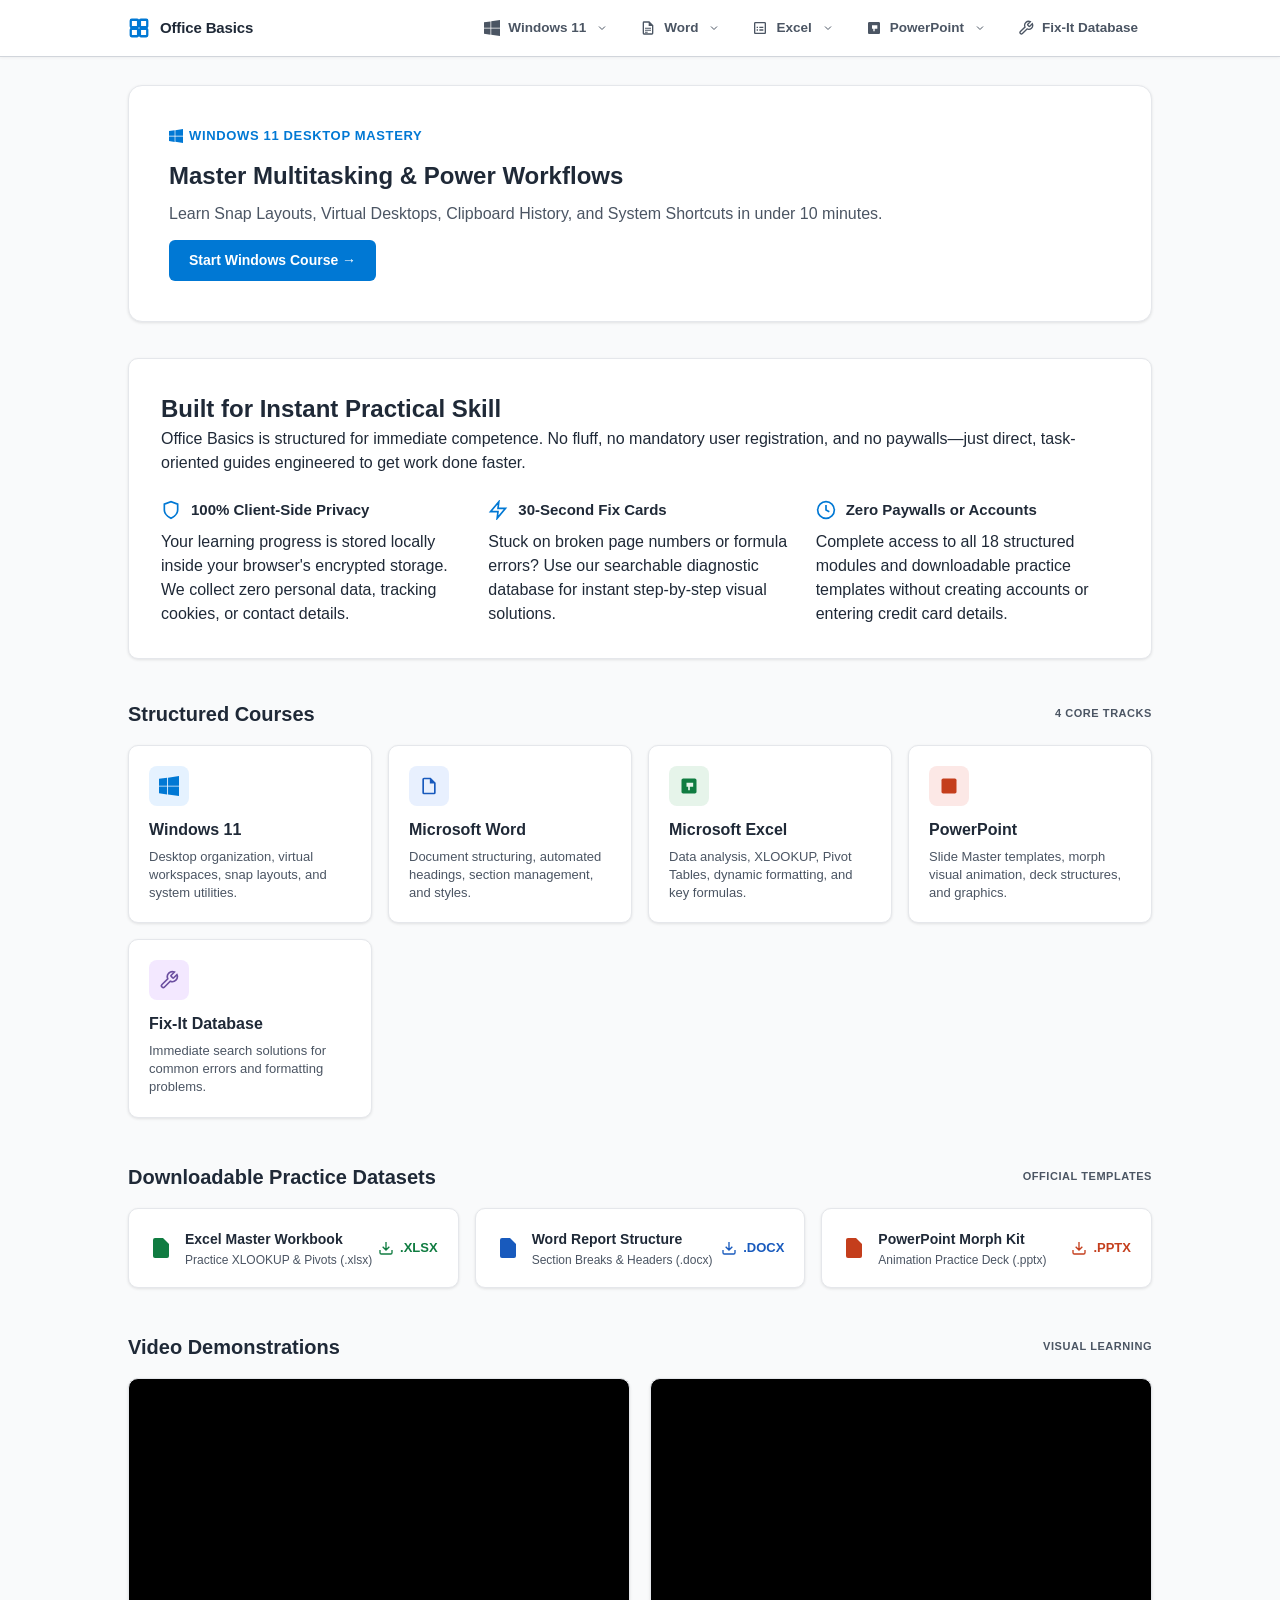
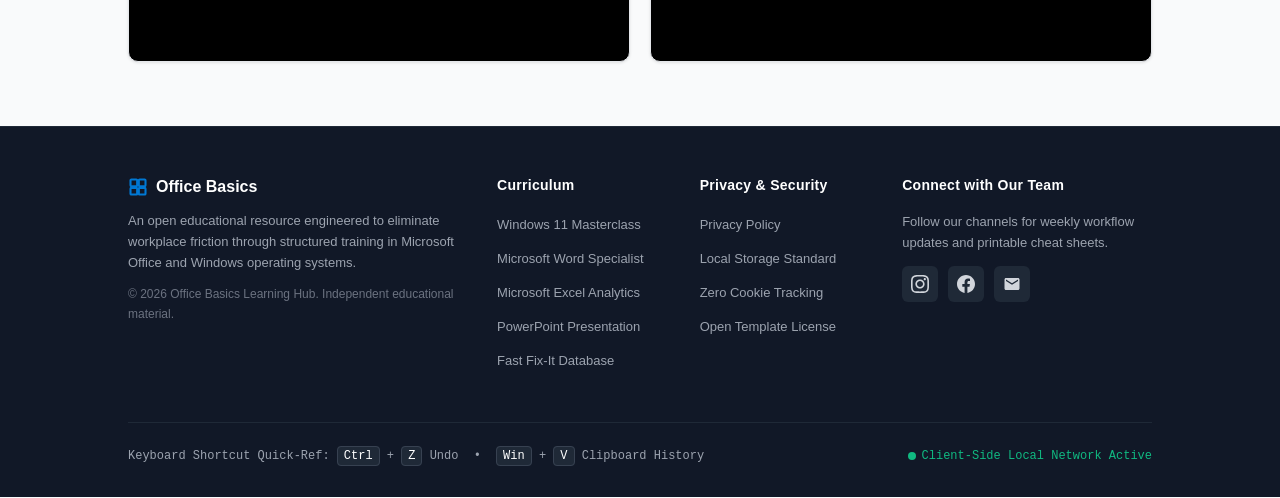
<file: index.html>
<!DOCTYPE html>
<html lang="en">
<head>
  <meta charset="UTF-8">
  <meta name="viewport" content="width=device-width, initial-scale=1.0">
  <title>Office Basics — Professional Masterclass in Windows, Word, Excel & PowerPoint</title>
  <style>
    :root {
      --ink: #1F2937;
      --ink-soft: #4B5563;
      --bg-soft: #EBF0F5;
      --line: #E5E7EB;
      --line-strong: #D1D5DB;
      --radius-m: 10px;
      --radius-l: 14px;
      --shadow-card: 0 1px 3px rgba(0, 0, 0, 0.1);
      --font-body: -apple-system, BlinkMacSystemFont, "Segoe UI", Roboto, Helvetica, Arial, sans-serif;
      --font-display: -apple-system, BlinkMacSystemFont, "Segoe UI", Roboto, Helvetica, Arial, sans-serif;
      --font-mono: SFMono-Regular, Consolas, "Liberation Mono", Menlo, monospace;
    }

    * { box-sizing: border-box; margin: 0; padding: 0; }
    body { font-family: var(--font-body); color: var(--ink); background-color: #F9FAFB; line-height: 1.5; }

    /* Container Shell */
    .shell {
      max-width: 1080px;
      margin: 0 auto;
      padding: 0 28px;
    }

    /* Top Ribbon Navigation */
    .top-ribbon {
      background: #FFFFFF;
      border-bottom: 1px solid var(--line-strong);
      position: sticky;
      top: 0;
      z-index: 1000;
      box-shadow: 0 1px 3px rgba(0,0,0,0.05);
    }
    .ribbon-container {
      max-width: 1080px;
      margin: 0 auto;
      padding: 0 28px;
      display: flex;
      align-items: center;
      justify-content: space-between;
      height: 56px;
    }
    .ribbon-brand {
      display: flex;
      align-items: center;
      gap: 10px;
      text-decoration: none;
      color: var(--ink);
      font-weight: 700;
      font-size: 15px;
      letter-spacing: -0.01em;
    }
    .ribbon-nav {
      display: flex;
      align-items: center;
      gap: 4px;
    }
    .ribbon-dropdown {
      position: relative;
    }
    .ribbon-item {
      display: inline-flex;
      align-items: center;
      gap: 8px;
      padding: 8px 14px;
      border-radius: 6px;
      font-size: 13.5px;
      font-weight: 600;
      text-decoration: none;
      color: var(--ink-soft);
      transition: all 0.15s ease;
    }
    .ribbon-item svg { width: 16px; height: 16px; flex-shrink: 0; }
    .ribbon-item:hover { background: var(--bg-soft); color: var(--ink); }
    .ribbon-item.win:hover { color: #0078D4; background: #E5F2FF; }
    .ribbon-item.word:hover { color: #185ABD; background: #E8F0FE; }
    .ribbon-item.excel:hover { color: #107C41; background: #E6F4EA; }
    .ribbon-item.ppt:hover { color: #C43E1C; background: #FCE8E6; }

    /* Dropdown Menus */
    .dropdown-menu {
      display: none;
      position: absolute;
      top: 100%;
      left: 0;
      background: #FFFFFF;
      border: 1px solid var(--line);
      border-radius: 8px;
      box-shadow: 0 10px 15px -3px rgba(0,0,0,0.1);
      list-style: none;
      min-width: 200px;
      padding: 6px 0;
      z-index: 100;
    }
    .ribbon-dropdown:hover .dropdown-menu { display: block; }
    .dropdown-menu a {
      display: block;
      padding: 8px 16px;
      font-size: 13px;
      color: var(--ink-soft);
      text-decoration: none;
      font-weight: 500;
    }
    .dropdown-menu a:hover {
      background: var(--bg-soft);
      color: var(--ink);
    }

    /* Mobile Hamburger Button */
    .mobile-menu-toggle {
      display: none;
      background: none;
      border: none;
      cursor: pointer;
      flex-direction: column;
      gap: 4px;
    }
    .mobile-menu-toggle .bar {
      width: 20px;
      height: 2px;
      background-color: var(--ink);
    }

    /* Hero Auto-Switching Banner */
    .hero-slider-container {
      position: relative;
      background: #FFFFFF;
      border: 1px solid var(--line);
      border-radius: var(--radius-l);
      padding: 40px;
      margin: 28px 0 36px;
      box-shadow: var(--shadow-card);
      overflow: hidden;
      min-height: 220px;
    }
    .hero-slide {
      display: none;
      animation: fadeIn 0.4s ease-in-out;
    }
    .hero-slide.active { display: block; }
    @keyframes fadeIn {
      from { opacity: 0; transform: translateY(6px); }
      to { opacity: 1; transform: translateY(0); }
    }
    .eyebrow {
      display: inline-flex;
      align-items: center;
      gap: 6px;
      font-size: 13px;
      font-weight: 700;
      text-transform: uppercase;
      letter-spacing: 0.05em;
    }
    .lede {
      font-size: 16px;
      color: var(--ink-soft);
      margin-top: 8px;
    }
    .btn-action {
      display: inline-flex;
      align-items: center;
      gap: 8px;
      padding: 10px 20px;
      color: #FFFFFF;
      border-radius: 6px;
      text-decoration: none;
      font-weight: 600;
      font-size: 14px;
      margin-top: 14px;
      transition: opacity 0.15s ease;
    }
    .btn-action:hover { opacity: 0.9; }

    /* Trust & Purpose Section */
    .purpose-box {
      background: #FFFFFF;
      border: 1px solid var(--line);
      border-radius: var(--radius-m);
      padding: 32px;
      margin-bottom: 40px;
      box-shadow: var(--shadow-card);
    }
    .purpose-grid {
      display: grid;
      grid-template-columns: repeat(auto-fit, minmax(260px, 1fr));
      gap: 24px;
      margin-top: 24px;
    }
    .purpose-item {
      display: flex;
      flex-direction: column;
      gap: 8px;
    }
    .purpose-item .icon-header {
      display: flex;
      align-items: center;
      gap: 10px;
      font-size: 15px;
      font-weight: 600;
      color: var(--ink);
    }
    .purpose-item svg { width: 20px; height: 20px; color: #0078D4; }

    /* Main Course Tracks Section Headings & Tiles */
    .section-head {
      display: flex;
      align-items: center;
      justify-content: space-between;
      margin-bottom: 16px;
    }
    .section-head h2 { font-size: 20px; font-weight: 700; }
    .section-head .count {
      font-size: 11px;
      font-weight: 700;
      color: var(--ink-soft);
      letter-spacing: 0.05em;
    }
    .tile-grid {
      display: grid;
      grid-template-columns: repeat(auto-fit, minmax(220px, 1fr));
      gap: 16px;
      margin-bottom: 44px;
    }
    .tile {
      background: #FFFFFF;
      border: 1px solid var(--line);
      border-radius: var(--radius-m);
      padding: 20px;
      text-decoration: none;
      color: var(--ink);
      transition: all 0.2s ease;
      box-shadow: var(--shadow-card);
    }
    .tile:hover {
      border-color: var(--tile-color, #0078D4);
      transform: translateY(-2px);
    }
    .tile-icon {
      width: 40px;
      height: 40px;
      border-radius: 8px;
      background: var(--tile-soft, #E5F2FF);
      color: var(--tile-color, #0078D4);
      display: flex;
      align-items: center;
      justify-content: center;
      margin-bottom: 12px;
    }
    .tile-icon svg { width: 20px; height: 20px; }
    .tile h3 { font-size: 16px; margin-bottom: 6px; }
    .tile-desc { font-size: 13px; color: var(--ink-soft); line-height: 1.4; }

    /* Download Cards & Media Wrappers */
    .resource-grid {
      display: grid;
      grid-template-columns: repeat(auto-fit, minmax(280px, 1fr));
      gap: 16px;
      margin-bottom: 44px;
    }
    .resource-card {
      background: #FFFFFF;
      border: 1px solid var(--line);
      border-radius: var(--radius-m);
      padding: 18px 20px;
      display: flex;
      align-items: center;
      justify-content: space-between;
      box-shadow: var(--shadow-card);
    }
    .resource-info { display: flex; align-items: center; gap: 12px; }
    .resource-info svg { width: 24px; height: 24px; flex-shrink: 0; }
    .download-link {
      display: inline-flex;
      align-items: center;
      gap: 6px;
      font-size: 13px;
      font-weight: 600;
      text-decoration: none;
    }

    .video-grid {
      display: grid;
      grid-template-columns: repeat(auto-fit, minmax(320px, 1fr));
      gap: 20px;
      margin-bottom: 48px;
    }
    .video-wrapper {
      position: relative;
      padding-bottom: 56.25%;
      height: 0;
      overflow: hidden;
      border-radius: var(--radius-m);
      border: 1px solid var(--line);
      background: #000000;
      box-shadow: var(--shadow-card);
    }
    .video-wrapper iframe {
      position: absolute;
      top: 0; left: 0;
      width: 100%; height: 100%;
      border: 0;
    }

    /* Footer Styles */
    .site-footer {
      background: #111827;
      color: #9CA3AF;
      border-top: 1px solid #1F2937;
      padding: 48px 0 32px;
      margin-top: 64px;
    }
    .footer-grid {
      display: grid;
      grid-template-columns: 2fr 1fr 1fr 1.5fr;
      gap: 36px;
      margin-bottom: 40px;
    }
    .footer-col h4 {
      color: #FFFFFF;
      font-size: 14px;
      font-weight: 600;
      margin-bottom: 16px;
      letter-spacing: 0.02em;
    }
    .footer-col p { font-size: 13px; line-height: 1.6; color: #9CA3AF; margin-bottom: 12px; }
    .footer-links { list-style: none; padding: 0; margin: 0; }
    .footer-links li { margin-bottom: 10px; }
    .footer-links a { color: #9CA3AF; text-decoration: none; font-size: 13px; transition: color 0.15s ease; }
    .footer-links a:hover { color: #FFFFFF; }

    .social-buttons { display: flex; gap: 10px; margin-top: 12px; }
    .social-btn {
      width: 36px; height: 36px;
      border-radius: 6px;
      background: #1F2937;
      color: #D1D5DB;
      display: flex; align-items: center; justify-content: center;
      text-decoration: none;
      transition: all 0.15s ease;
    }
    .social-btn svg { width: 18px; height: 18px; fill: currentColor; }
    .social-btn:hover { background: #0078D4; color: #FFFFFF; }

    .footer-bottom {
      border-top: 1px solid #1F2937;
      padding-top: 24px;
      display: flex;
      align-items: center;
      justify-content: space-between;
      flex-wrap: wrap;
      gap: 16px;
      font-size: 12px;
      font-family: var(--font-mono);
    }
    kbd {
      padding: 2px 6px;
      border-radius: 4px;
      border: 1px solid #374151;
      background: #1F2937;
      color: #FFFFFF;
    }
    .status-badge { display: inline-flex; align-items: center; gap: 6px; color: #10B981; }
    .status-dot { width: 8px; height: 8px; border-radius: 50%; background: #10B981; }

    /* Media Queries */
    @media (max-width: 840px) {
      .footer-grid { grid-template-columns: 1fr 1fr; }
    }
    @media (max-width: 768px) {
      .mobile-menu-toggle { display: flex; }
      .ribbon-nav {
        display: none;
        position: absolute;
        top: 56px;
        left: 0;
        right: 0;
        background: #FFFFFF;
        flex-direction: column;
        padding: 16px;
        border-bottom: 1px solid var(--line-strong);
      }
      .ribbon-nav.is-open { display: flex; }
      .dropdown-menu { position: static; box-shadow: none; border: none; padding-left: 16px; }
    }
    @media (max-width: 520px) {
      .footer-grid { grid-template-columns: 1fr; }
    }
  </style>
</head>
<body>

  <!-- TOP RIBBON BAR -->
  <header class="top-ribbon">
    <div class="ribbon-container">
      <a href="index.html" class="ribbon-brand">
        <svg viewBox="0 0 24 24" fill="none" stroke="#0078D4" stroke-width="2.5" stroke-linecap="round" stroke-linejoin="round" style="width:22px;height:22px;">
          <rect x="3" y="3" width="8" height="8" rx="1"/>
          <rect x="13" y="3" width="8" height="8" rx="1"/>
          <rect x="3" y="13" width="8" height="8" rx="1"/>
          <rect x="13" y="13" width="8" height="8" rx="1"/>
        </svg>
        <span>Office Basics</span>
      </a>

      <!-- Mobile Hamburger Button -->
      <button class="mobile-menu-toggle" aria-label="Toggle navigation menu" onclick="toggleMobileMenu()">
        <span class="bar"></span>
        <span class="bar"></span>
        <span class="bar"></span>
      </button>

      <nav class="ribbon-nav" id="ribbonNav">
        <!-- WINDOWS 11 DROPDOWN -->
        <div class="ribbon-dropdown win-group">
          <a href="windows11.html" class="ribbon-item win">
            <svg viewBox="0 0 24 24" fill="currentColor"><path d="M0 3.449L9.75 2.1v9.451H0m0 1.098h9.75V22.1L0 20.751M10.849 1.95L24 0v11.551H10.849m0 1.098H24V24l-13.151-1.95"/></svg>
            Windows 11
            <svg viewBox="0 0 24 24" fill="none" stroke="currentColor" stroke-width="2" style="width:12px;height:12px;margin-left:2px;"><path d="M6 9l6 6 6-6"/></svg>
          </a>
          <ul class="dropdown-menu">
            <li><a href="windows11.html#lesson-1">Desktop & Snap Layouts</a></li>
            <li><a href="windows11.html#lesson-2">Virtual Workspaces</a></li>
            <li><a href="windows11.html#lesson-3">Clipboard History</a></li>
            <li><a href="windows11.html#lesson-4">Power Shortcuts</a></li>
          </ul>
        </div>

        <!-- WORD DROPDOWN -->
        <div class="ribbon-dropdown word-group">
          <a href="word.html" class="ribbon-item word">
            <svg viewBox="0 0 24 24" fill="currentColor"><path d="M14 2H6a2 2 0 00-2 2v16a2 2 0 002 2h12a2 2 0 002-2V8l-6-6zM6 20V4h7v5h5v11H6zm10.5-7h-9v-1.5h9V13zm0 3h-9v-1.5h9V16zm-5 3h-4v-1.5h4V19z"/></svg>
            Word
            <svg viewBox="0 0 24 24" fill="none" stroke="currentColor" stroke-width="2" style="width:12px;height:12px;margin-left:2px;"><path d="M6 9l6 6 6-6"/></svg>
          </a>
          <ul class="dropdown-menu">
            <li><a href="word.html#lesson-1">Page Breaks & Sections</a></li>
            <li><a href="word.html#lesson-2">Header & Footer Numbering</a></li>
            <li><a href="word.html#lesson-3">Headings & Auto ToC</a></li>
            <li><a href="word.html#lesson-4">Styles & Document Themes</a></li>
          </ul>
        </div>

        <!-- EXCEL DROPDOWN -->
        <div class="ribbon-dropdown excel-group">
          <a href="excel.html" class="ribbon-item excel">
            <svg viewBox="0 0 24 24" fill="currentColor"><path d="M19 3H5c-1.1 0-2 .9-2 2v14c0 1.1.9 2 2 2h14c1.1 0 2-.9 2-2V5c0-1.1-.9-2-2-2zm0 16H5V5h14v14zM7 10h2v2H7zm0 4h2v2H7zm4-4h6v2h-6zm0 4h6v2h-6z"/></svg>
            Excel
            <svg viewBox="0 0 24 24" fill="none" stroke="currentColor" stroke-width="2" style="width:12px;height:12px;margin-left:2px;"><path d="M6 9l6 6 6-6"/></svg>
          </a>
          <ul class="dropdown-menu">
            <li><a href="excel.html#lesson-1">Formulas & References</a></li>
            <li><a href="excel.html#lesson-2">XLOOKUP Masterclass</a></li>
            <li><a href="excel.html#lesson-3">Pivot Tables & Charts</a></li>
            <li><a href="excel.html#lesson-4">Conditional Formatting</a></li>
          </ul>
        </div>

        <!-- POWERPOINT DROPDOWN -->
        <div class="ribbon-dropdown ppt-group">
          <a href="powerpoint.html" class="ribbon-item ppt">
            <svg viewBox="0 0 24 24" fill="currentColor"><path d="M19 3H5c-1.1 0-2 .9-2 2v14c0 1.1.9 2 2 2h14c1.1 0 2-.9 2-2V5c0-1.1-.9-2-2-2zm-2 10h-4v4h-2v-4H9V8h8v5z"/></svg>
            PowerPoint
            <svg viewBox="0 0 24 24" fill="none" stroke="currentColor" stroke-width="2" style="width:12px;height:12px;margin-left:2px;"><path d="M6 9l6 6 6-6"/></svg>
          </a>
          <ul class="dropdown-menu">
            <li><a href="powerpoint.html#lesson-1">Slide Master Layouts</a></li>
            <li><a href="powerpoint.html#lesson-2">Morph Transitions</a></li>
            <li><a href="powerpoint.html#lesson-3">Object Alignment Tools</a></li>
            <li><a href="powerpoint.html#lesson-4">Exporting Presentation Decks</a></li>
          </ul>
        </div>

        <!-- FIX-IT DATABASE -->
        <a href="howto.html" class="ribbon-item">
          <svg viewBox="0 0 24 24" fill="none" stroke="currentColor" stroke-width="2"><path d="M14.7 6.3a1 1 0 000 1.4l1.6 1.6a1 1 0 001.4 0l3.77-3.77a6 6 0 01-7.94 7.94l-6.91 6.91a2.12 2.12 0 01-3-3l6.91-6.91a6 6 0 017.94-7.94l-3.76 3.76z"/></svg>
          Fix-It Database
        </a>
      </nav>
    </div>
  </header>

  <main class="shell">

    <!-- HERO SECTION WITH DYNAMIC SLIDER -->
    <section class="hero-slider-container">
      <div class="hero-slide active" id="slide-1">
        <span class="eyebrow" style="color: #0078D4;">
          <svg viewBox="0 0 24 24" fill="currentColor" style="width:14px;height:14px;"><path d="M0 3.449L9.75 2.1v9.451H0m0 1.098h9.75V22.1L0 20.751M10.849 1.95L24 0v11.551H10.849m0 1.098H24V24l-13.151-1.95"/></svg>
          Windows 11 Desktop Mastery
        </span>
        <h1 style="margin-top: 8px;">Master Multitasking & Power Workflows</h1>
        <p class="lede">Learn Snap Layouts, Virtual Desktops, Clipboard History, and System Shortcuts in under 10 minutes.</p>
        <a href="windows11.html" class="btn-action" style="background: #0078D4;">Start Windows Course →</a>
      </div>

      <div class="hero-slide" id="slide-2">
        <span class="eyebrow" style="color: #185ABD;">
          <svg viewBox="0 0 24 24" fill="currentColor" style="width:14px;height:14px;"><path d="M14 2H6a2 2 0 00-2 2v16a2 2 0 002 2h12a2 2 0 002-2V8l-6-6z"/></svg>
          Microsoft Word Specialist
        </span>
        <h1 style="margin-top: 8px;">Create Executive Reports & Documents</h1>
        <p class="lede">Take full control of section breaks, custom page numbering, header hierarchies, and dynamic Table of Contents.</p>
        <a href="word.html" class="btn-action" style="background: #185ABD;">Start Word Course →</a>
      </div>

      <div class="hero-slide" id="slide-3">
        <span class="eyebrow" style="color: #107C41;">
          <svg viewBox="0 0 24 24" fill="currentColor" style="width:14px;height:14px;"><path d="M19 3H5c-1.1 0-2 .9-2 2v14c0 1.1.9 2 2 2h14c1.1 0 2-.9 2-2V5c0-1.1-.9-2-2-2z"/></svg>
          Microsoft Excel Analytics
        </span>
        <h1 style="margin-top: 8px;">Conquer Data, Formulas & Pivot Tables</h1>
        <p class="lede">Master XLOOKUP, absolute cell references, conditional formatting, and executive dashboards with practical data.</p>
        <a href="excel.html" class="btn-action" style="background: #107C41;">Start Excel Course →</a>
      </div>

      <div class="hero-slide" id="slide-4">
        <span class="eyebrow" style="color: #C43E1C;">
          <svg viewBox="0 0 24 24" fill="currentColor" style="width:14px;height:14px;"><path d="M19 3H5c-1.1 0-2 .9-2 2v14c0 1.1.9 2 2 2h14c1.1 0 2-.9 2-2V5c0-1.1-.9-2-2-2z"/></svg>
          Microsoft PowerPoint Design
        </span>
        <h1 style="margin-top: 8px;">Design High-Impact Visual Decks</h1>
        <p class="lede">Build cinematic presentations using Morph transitions, alignment grids, visual masks, and custom Slide Masters.</p>
        <a href="powerpoint.html" class="btn-action" style="background: #C43E1C;">Start PowerPoint Course →</a>
      </div>
    </section>

    <!-- PURPOSE & PLATFORM GUARANTEE -->
    <section class="purpose-box">
      <h2>Built for Instant Practical Skill</h2>
      <p>Office Basics is structured for immediate competence. No fluff, no mandatory user registration, and no paywalls—just direct, task-oriented guides engineered to get work done faster.</p>

      <div class="purpose-grid">
        <div class="purpose-item">
          <div class="icon-header">
            <svg viewBox="0 0 24 24" fill="none" stroke="currentColor" stroke-width="2"><path d="M12 22s8-4 8-10V5l-8-3-8 3v7c0 6 8 10 8 10z"/></svg>
            100% Client-Side Privacy
          </div>
          <p>Your learning progress is stored locally inside your browser's encrypted storage. We collect zero personal data, tracking cookies, or contact details.</p>
        </div>

        <div class="purpose-item">
          <div class="icon-header">
            <svg viewBox="0 0 24 24" fill="none" stroke="currentColor" stroke-width="2"><path d="M13 2L3 14h9l-1 8 10-12h-9l1-8z"/></svg>
            30-Second Fix Cards
          </div>
          <p>Stuck on broken page numbers or formula errors? Use our searchable diagnostic database for instant step-by-step visual solutions.</p>
        </div>

        <div class="purpose-item">
          <div class="icon-header">
            <svg viewBox="0 0 24 24" fill="none" stroke="currentColor" stroke-width="2"><circle cx="12" cy="12" r="10"/><path d="M12 6v6l4 2"/></svg>
            Zero Paywalls or Accounts
          </div>
          <p>Complete access to all 18 structured modules and downloadable practice templates without creating accounts or entering credit card details.</p>
        </div>
      </div>
    </section>

    <!-- MAIN COURSE TRACKS -->
    <section class="section-head">
      <h2>Structured Courses</h2>
      <span class="count">4 CORE TRACKS</span>
    </section>

    <div class="tile-grid">
      <a href="windows11.html" class="tile" style="--tile-color: #0078D4; --tile-soft: #E5F2FF;">
        <div class="tile-icon">
          <svg viewBox="0 0 24 24" fill="currentColor"><path d="M0 3.449L9.75 2.1v9.451H0m0 1.098h9.75V22.1L0 20.751M10.849 1.95L24 0v11.551H10.849m0 1.098H24V24l-13.151-1.95"/></svg>
        </div>
        <h3>Windows 11</h3>
        <p class="tile-desc">Desktop organization, virtual workspaces, snap layouts, and system utilities.</p>
      </a>

      <a href="word.html" class="tile" style="--tile-color: #185ABD; --tile-soft: #E8F0FE;">
        <div class="tile-icon">
          <svg viewBox="0 0 24 24" fill="currentColor"><path d="M14 2H6a2 2 0 00-2 2v16a2 2 0 002 2h12a2 2 0 002-2V8l-6-6zM6 20V4h7v5h5v11H6z"/></svg>
        </div>
        <h3>Microsoft Word</h3>
        <p class="tile-desc">Document structuring, automated headings, section management, and styles.</p>
      </a>

      <a href="excel.html" class="tile" style="--tile-color: #107C41; --tile-soft: #E6F4EA;">
        <div class="tile-icon">
          <svg viewBox="0 0 24 24" fill="currentColor"><path d="M19 3H5c-1.1 0-2 .9-2 2v14c0 1.1.9 2 2 2h14c1.1 0 2-.9 2-2V5c0-1.1-.9-2-2-2zm-2 10h-4v4h-2v-4H9V8h8v5z"/></svg>
        </div>
        <h3>Microsoft Excel</h3>
        <p class="tile-desc">Data analysis, XLOOKUP, Pivot Tables, dynamic formatting, and key formulas.</p>
      </a>

      <a href="powerpoint.html" class="tile" style="--tile-color: #C43E1C; --tile-soft: #FCE8E6;">
        <div class="tile-icon">
          <svg viewBox="0 0 24 24" fill="currentColor"><path d="M19 3H5c-1.1 0-2 .9-2 2v14c0 1.1.9 2 2 2h14c1.1 0 2-.9 2-2V5c0-1.1-.9-2-2-2z"/></svg>
        </div>
        <h3>PowerPoint</h3>
        <p class="tile-desc">Slide Master templates, morph visual animation, deck structures, and graphics.</p>
      </a>

      <a href="howto.html" class="tile" style="--tile-color: #6B4FA0; --tile-soft: #F3E8FF;">
        <div class="tile-icon">
          <svg viewBox="0 0 24 24" fill="none" stroke="currentColor" stroke-width="2"><path d="M14.7 6.3a1 1 0 000 1.4l1.6 1.6a1 1 0 001.4 0l3.77-3.77a6 6 0 01-7.94 7.94l-6.91 6.91a2.12 2.12 0 01-3-3l6.91-6.91a6 6 0 017.94-7.94l-3.76 3.76z"/></svg>
        </div>
        <h3>Fix-It Database</h3>
        <p class="tile-desc">Immediate search solutions for common errors and formatting problems.</p>
      </a>
    </div>

    <!-- DOWNLOADABLE RESOURCES -->
    <section class="section-head">
      <h2>Downloadable Practice Datasets</h2>
      <span class="count">OFFICIAL TEMPLATES</span>
    </section>

    <div class="resource-grid">
      <div class="resource-card">
        <div class="resource-info">
          <svg viewBox="0 0 24 24" fill="#107C41"><path d="M14 2H6a2 2 0 00-2 2v16a2 2 0 002 2h12a2 2 0 002-2V8l-6-6z"/></svg>
          <div>
            <strong style="font-size: 14px; color: var(--ink);">Excel Master Workbook</strong>
            <p style="font-size: 12px; margin: 0; color: var(--ink-soft);">Practice XLOOKUP & Pivots (.xlsx)</p>
          </div>
        </div>
        <a href="#" class="download-link" style="color: #107C41;">
          <svg viewBox="0 0 24 24" fill="none" stroke="currentColor" stroke-width="2" style="width:16px;height:16px;"><path d="M21 15v4a2 2 0 01-2 2H5a2 2 0 01-2-2v-4M7 10l5 5 5-5M12 15V3"/></svg>
          .XLSX
        </a>
      </div>

      <div class="resource-card">
        <div class="resource-info">
          <svg viewBox="0 0 24 24" fill="#185ABD"><path d="M14 2H6a2 2 0 00-2 2v16a2 2 0 002 2h12a2 2 0 002-2V8l-6-6z"/></svg>
          <div>
            <strong style="font-size: 14px; color: var(--ink);">Word Report Structure</strong>
            <p style="font-size: 12px; margin: 0; color: var(--ink-soft);">Section Breaks & Headers (.docx)</p>
          </div>
        </div>
        <a href="#" class="download-link" style="color: #185ABD;">
          <svg viewBox="0 0 24 24" fill="none" stroke="currentColor" stroke-width="2" style="width:16px;height:16px;"><path d="M21 15v4a2 2 0 01-2 2H5a2 2 0 01-2-2v-4M7 10l5 5 5-5M12 15V3"/></svg>
          .DOCX
        </a>
      </div>

      <div class="resource-card">
        <div class="resource-info">
          <svg viewBox="0 0 24 24" fill="#C43E1C"><path d="M14 2H6a2 2 0 00-2 2v16a2 2 0 002 2h12a2 2 0 002-2V8l-6-6z"/></svg>
          <div>
            <strong style="font-size: 14px; color: var(--ink);">PowerPoint Morph Kit</strong>
            <p style="font-size: 12px; margin: 0; color: var(--ink-soft);">Animation Practice Deck (.pptx)</p>
          </div>
        </div>
        <a href="#" class="download-link" style="color: #C43E1C;">
          <svg viewBox="0 0 24 24" fill="none" stroke="currentColor" stroke-width="2" style="width:16px;height:16px;"><path d="M21 15v4a2 2 0 01-2 2H5a2 2 0 01-2-2v-4M7 10l5 5 5-5M12 15V3"/></svg>
          .PPTX
        </a>
      </div>
    </div>

    <!-- VIDEO GUIDES -->
    <section class="section-head">
      <h2>Video Demonstrations</h2>
      <span class="count">VISUAL LEARNING</span>
    </section>

    <div class="video-grid">
      <div class="video-wrapper">
        <iframe width="560" height="315" src="https://www.youtube.com/embed/KRwF94nQg5Q?si=JjiAWsWjqrCFy6VG" title="YouTube video player" frameborder="0" allow="accelerometer; autoplay; clipboard-write; encrypted-media; gyroscope; picture-in-picture; web-share" referrerpolicy="strict-origin-when-cross-origin" allowfullscreen></iframe>
      </div>
      <div class="video-wrapper">
        <iframe width="560" height="315" src="https://www.youtube.com/embed/oTX-rINkrJc?si=-lkZxixxhVCCn58T" title="YouTube video player" frameborder="0" allow="accelerometer; autoplay; clipboard-write; encrypted-media; gyroscope; picture-in-picture; web-share" referrerpolicy="strict-origin-when-cross-origin" allowfullscreen></iframe>
      </div>
    </div>

  </main>

  <!-- ENTERPRISE FOOTER -->
  <footer class="site-footer">
    <div class="shell">
      <div class="footer-grid">
        
        <!-- Column 1: Brand & Purpose -->
        <div class="footer-col">
          <div style="display: flex; align-items: center; gap: 8px; color: #FFFFFF; font-weight: 700; margin-bottom: 12px;">
            <svg viewBox="0 0 24 24" fill="none" stroke="#0078D4" stroke-width="2.5" stroke-linecap="round" stroke-linejoin="round" style="width:20px;height:20px;">
              <rect x="3" y="3" width="8" height="8" rx="1"/>
              <rect x="13" y="3" width="8" height="8" rx="1"/>
              <rect x="3" y="13" width="8" height="8" rx="1"/>
              <rect x="13" y="13" width="8" height="8" rx="1"/>
            </svg>
            <span style="font-size: 16px;">Office Basics</span>
          </div>
          <p>An open educational resource engineered to eliminate workplace friction through structured training in Microsoft Office and Windows operating systems.</p>
          <p style="font-size: 12px; color: #6B7280;">© 2026 Office Basics Learning Hub. Independent educational material.</p>
        </div>

        <!-- Column 2: Curriculum Links -->
        <div class="footer-col">
          <h4>Curriculum</h4>
          <ul class="footer-links">
            <li><a href="windows11.html">Windows 11 Masterclass</a></li>
            <li><a href="word.html">Microsoft Word Specialist</a></li>
            <li><a href="excel.html">Microsoft Excel Analytics</a></li>
            <li><a href="powerpoint.html">PowerPoint Presentation</a></li>
            <li><a href="howto.html">Fast Fix-It Database</a></li>
          </ul>
        </div>

        <!-- Column 3: Platform & Privacy -->
        <div class="footer-col">
          <h4>Privacy & Security</h4>
          <ul class="footer-links">
            <li><a href="#">Privacy Policy</a></li>
            <li><a href="#">Local Storage Standard</a></li>
            <li><a href="#">Zero Cookie Tracking</a></li>
            <li><a href="#">Open Template License</a></li>
          </ul>
        </div>

        <!-- Column 4: Team & Socials -->
        <div class="footer-col">
          <h4>Connect with Our Team</h4>
          <p>Follow our channels for weekly workflow updates and printable cheat sheets.</p>
          <div class="social-buttons">
            <a href="https://www.instagram.com/james.daudi.9231?igsh=MXFvMWF1cTZtOGh0cA==" target="_blank" class="social-btn" title="Instagram">
              <svg viewBox="0 0 24 24"><path d="M12 2.163c3.204 0 3.584.012 4.85.07 3.252.148 4.771 1.691 4.919 4.919.058 1.265.069 1.645.069 4.849 0 3.205-.012 3.584-.069 4.849-.149 3.225-1.664 4.771-4.919 4.919-1.266.058-1.644.07-4.85.07-3.204 0-3.584-.012-4.849-.07-3.26-.149-4.771-1.699-4.919-4.92-.058-1.265-.07-1.644-.07-4.849 0-3.204.013-3.583.07-4.849.149-3.227 1.664-4.771 4.919-4.919 1.266-.057 1.645-.069 4.849-.069zm0-2.163c-3.259 0-3.667.014-4.947.072-4.358.2-6.78 2.618-6.98 6.98-.059 1.281-.073 1.689-.073 4.948 0 3.259.014 3.668.072 4.948.2 4.358 2.618 6.78 6.98 6.98 1.281.058 1.689.072 4.948.072 3.259 0 3.668-.014 4.948-.072 4.354-.2 6.782-2.618 6.979-6.98.059-1.28.073-1.689.073-4.948 0-3.259-.014-3.667-.072-4.947-.196-4.354-2.617-6.78-6.979-6.98-1.281-.059-1.69-.073-4.949-.073zm0 5.838c-3.403 0-6.162 2.759-6.162 6.162s2.759 6.163 6.162 6.163 6.162-2.759 6.162-6.163c0-3.403-2.759-6.162-6.162-6.162zm0 10.162c-2.209 0-4-1.79-4-4 0-2.209 1.791-4 4-4s4 1.791 4 4c0 2.21-1.791 4-4 4zm6.406-11.845c-.796 0-1.441.645-1.441 1.44s.645 1.44 1.441 1.44c.795 0 1.439-.645 1.439-1.44s-.644-1.44-1.439-1.44z"/></svg>
            </a>
            <a href="https://www.facebook.com/share/1EiwYu3VBD/" target="_blank" class="social-btn" title="Facebook">
              <svg viewBox="0 0 24 24"><path d="M24 12.073c0-6.627-5.373-12-12-12s-12 5.373-12 12c0 5.99 4.388 10.954 10.125 11.854v-8.385H7.078v-3.47h3.047V9.43c0-3.007 1.792-4.669 4.533-4.669 1.312 0 2.686.235 2.686.235v2.953H15.83c-1.491 0-1.956.925-1.956 1.874v2.25h3.328l-.532 3.47h-2.796v8.385C19.612 23.027 24 18.062 24 12.073z"/></svg>
            </a>
            <a href="mailto:jamesdaudi2004@gmail.com" class="social-btn" title="Direct Email">
              <svg viewBox="0 0 24 24"><path d="M20 4H4c-1.1 0-1.99.9-1.99 2L2 18c0 1.1.9 2 2 2h16c1.1 0 2-.9 2-2V6c0-1.1-.9-2-2-2zm0 4l-8 5-8-5V6l8 5 8-5v2z"/></svg>
            </a>
          </div>
        </div>

      </div>

      <!-- FOOTER BOTTOM ROW -->
      <div class="footer-bottom">
        <div>
          <span>Keyboard Shortcut Quick-Ref: </span>
          <kbd>Ctrl</kbd> + <kbd>Z</kbd> Undo
          <span style="margin: 0 8px;">•</span>
          <kbd>Win</kbd> + <kbd>V</kbd> Clipboard History
        </div>

        <div class="status-badge">
          <div class="status-dot"></div>
          <span>Client-Side Local Network Active</span>
        </div>
      </div>
    </div>
  </footer>

  <!-- JAVASCRIPT -->
  <script>
    // Hero Banner Slider
    let currentSlide = 0;
    const slides = document.querySelectorAll('.hero-slide');

    function switchSlide() {
      slides[currentSlide].classList.remove('active');
      currentSlide = (currentSlide + 1) % slides.length;
      slides[currentSlide].classList.add('active');
    }

    setInterval(switchSlide, 4500);

    // Mobile Navigation Toggle
    function toggleMobileMenu() {
      const nav = document.getElementById('ribbonNav');
      nav.classList.toggle('is-open');
    }
  </script>
</body>
</html>
</file>
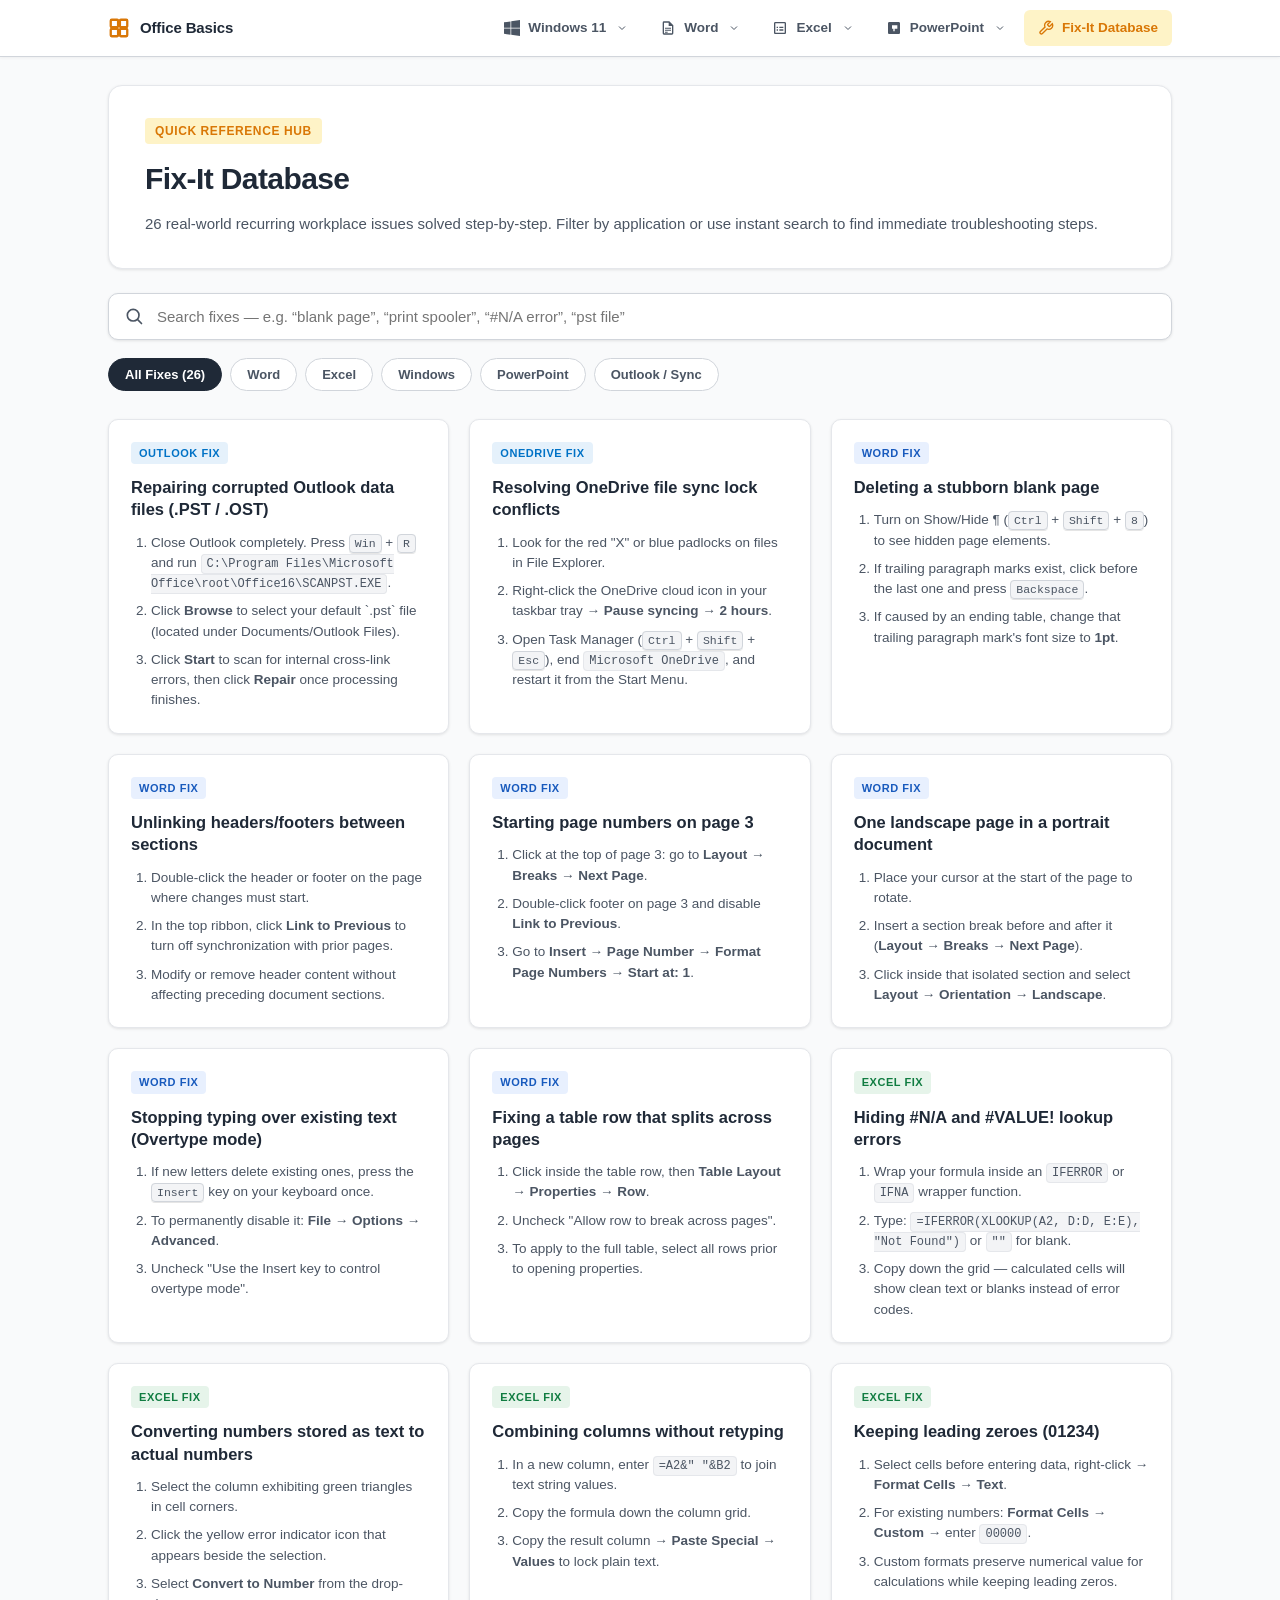
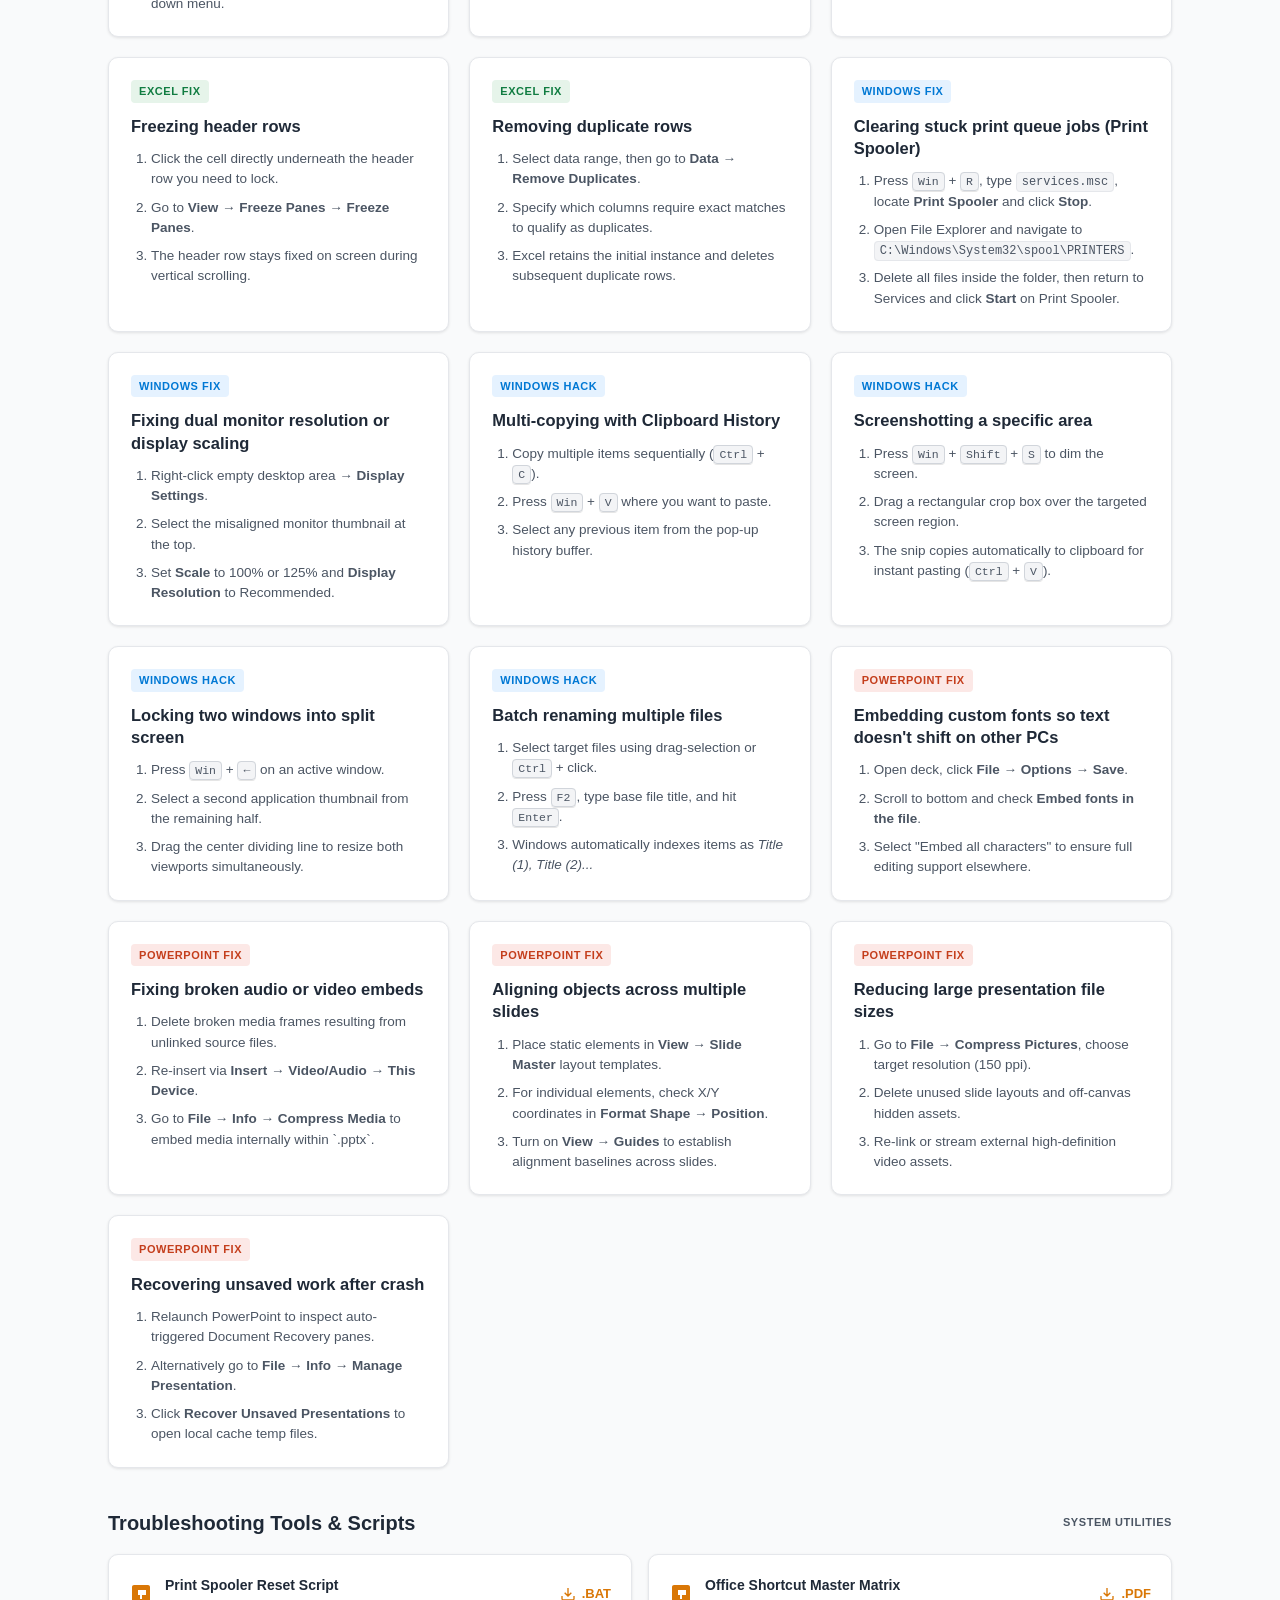
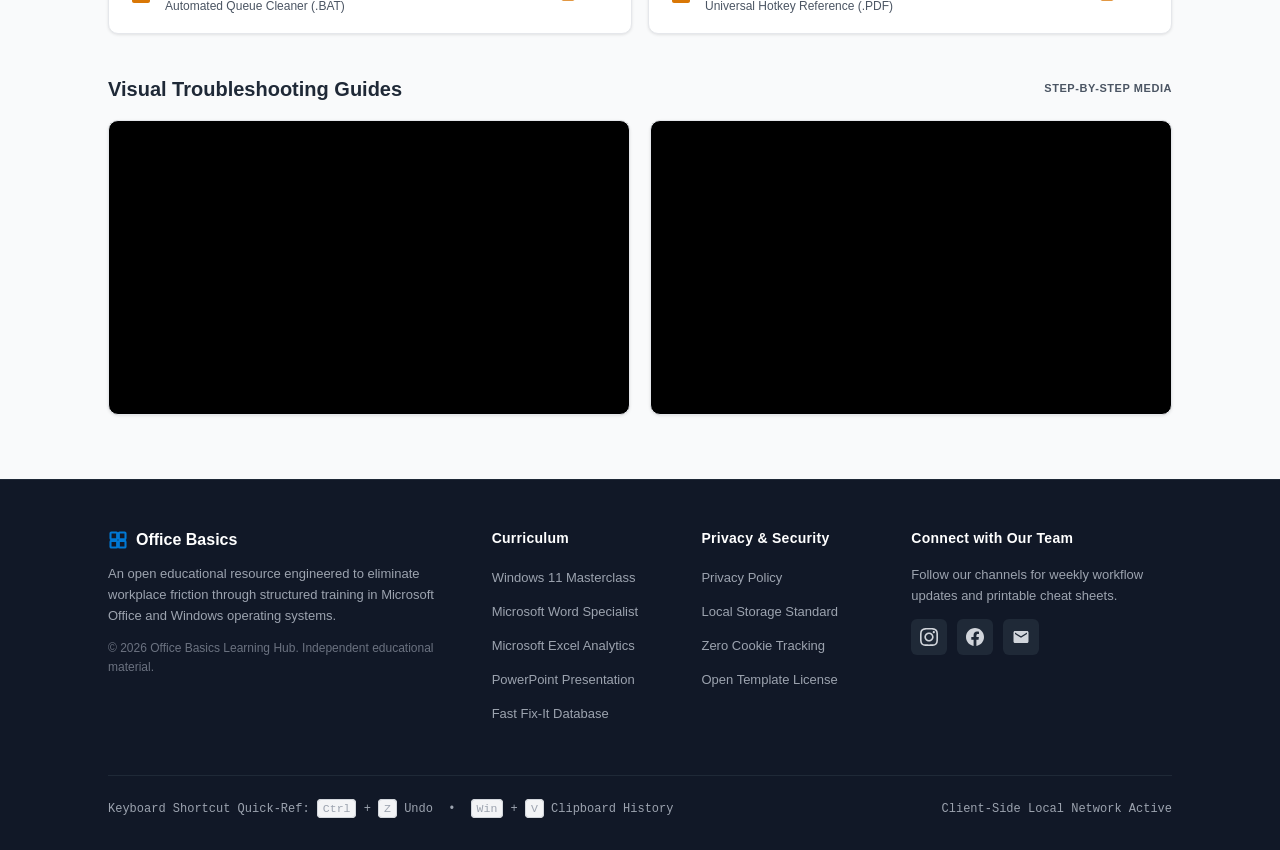
<file: howto.html>
<!DOCTYPE html>
<html lang="en">
<head>
  <meta charset="UTF-8">
  <meta name="viewport" content="width=device-width, initial-scale=1.0">
  <title>Fix-It Database — Office Basics</title>
  <style>
    :root {
      --ink: #1F2937;
      --ink-soft: #4B5563;
      --bg-soft: #EBF0F5;
      --line: #E5E7EB;
      --line-strong: #D1D5DB;
      --radius-m: 10px;
      --radius-l: 14px;
      --shadow-card: 0 1px 3px rgba(0, 0, 0, 0.1);
      --font-body: -apple-system, BlinkMacSystemFont, "Segoe UI", Roboto, Helvetica, Arial, sans-serif;
      --font-mono: SFMono-Regular, Consolas, "Liberation Mono", Menlo, monospace;
      
      /* App Specific Colors */
      --word: #185ABD;
      --word-soft: #E8F0FE;
      --excel: #107C41;
      --excel-soft: #E6F4EA;
      --windows: #0078D4;
      --windows-soft: #E5F2FF;
      --powerpoint: #C43E1C;
      --powerpoint-soft: #FCE8E6;
      --howto: #D97706;
      --howto-soft: #FEF3C7;
    }

    * { box-sizing: border-box; margin: 0; padding: 0; }
    body { font-family: var(--font-body); color: var(--ink); background-color: #F9FAFB; line-height: 1.5; }

    /* Shell Container */
    .shell {
      max-width: 1120px;
      margin: 0 auto;
      padding: 0 28px;
    }

    /* Top Ribbon Navigation Header */
    .top-ribbon {
      background: #FFFFFF;
      border-bottom: 1px solid var(--line-strong);
      position: sticky;
      top: 0;
      z-index: 1000;
      box-shadow: 0 1px 3px rgba(0,0,0,0.05);
    }
    .ribbon-container {
      max-width: 1120px;
      margin: 0 auto;
      padding: 0 28px;
      display: flex;
      align-items: center;
      justify-content: space-between;
      height: 56px;
    }
    .ribbon-brand {
      display: flex;
      align-items: center;
      gap: 10px;
      text-decoration: none;
      color: var(--ink);
      font-weight: 700;
      font-size: 15px;
      letter-spacing: -0.01em;
    }
    .ribbon-nav {
      display: flex;
      align-items: center;
      gap: 4px;
    }
    .ribbon-dropdown {
      position: relative;
    }
    .ribbon-item {
      display: inline-flex;
      align-items: center;
      gap: 8px;
      padding: 8px 14px;
      border-radius: 6px;
      font-size: 13.5px;
      font-weight: 600;
      text-decoration: none;
      color: var(--ink-soft);
      transition: all 0.15s ease;
    }
    .ribbon-item svg { width: 16px; height: 16px; flex-shrink: 0; }
    .ribbon-item:hover, .ribbon-item.active { background: var(--bg-soft); color: var(--ink); }
    .ribbon-item.win:hover { color: var(--windows); background: var(--windows-soft); }
    .ribbon-item.word:hover { color: var(--word); background: var(--word-soft); }
    .ribbon-item.excel:hover { color: var(--excel); background: var(--excel-soft); }
    .ribbon-item.ppt:hover { color: var(--powerpoint); background: var(--powerpoint-soft); }
    .ribbon-item.howto:hover, .ribbon-item.howto.active { color: var(--howto); background: var(--howto-soft); }

    .dropdown-menu {
      display: none;
      position: absolute;
      top: 100%;
      left: 0;
      background: #FFFFFF;
      border: 1px solid var(--line);
      border-radius: 8px;
      box-shadow: 0 10px 15px -3px rgba(0,0,0,0.1);
      list-style: none;
      min-width: 220px;
      padding: 6px 0;
      z-index: 100;
    }
    .ribbon-dropdown:hover .dropdown-menu { display: block; }
    .dropdown-menu a {
      display: block;
      padding: 8px 16px;
      font-size: 13px;
      color: var(--ink-soft);
      text-decoration: none;
      font-weight: 500;
    }
    .dropdown-menu a:hover {
      background: var(--bg-soft);
      color: var(--ink);
    }

    /* Mobile Toggle */
    .mobile-menu-toggle {
      display: none;
      background: none;
      border: none;
      cursor: pointer;
      flex-direction: column;
      gap: 4px;
    }
    .mobile-menu-toggle .bar { width: 20px; height: 2px; background-color: var(--ink); }

    /* Hero Section */
    .course-hero {
      background: #FFFFFF;
      border: 1px solid var(--line);
      border-radius: var(--radius-l);
      padding: 32px 36px;
      margin: 28px 0 24px;
      box-shadow: var(--shadow-card);
      display: flex;
      flex-direction: column;
      gap: 12px;
    }
    .course-tag {
      display: inline-flex;
      align-items: center;
      gap: 6px;
      font-size: 12px;
      font-weight: 700;
      text-transform: uppercase;
      letter-spacing: 0.05em;
      color: var(--howto);
      background: var(--howto-soft);
      padding: 4px 10px;
      border-radius: 4px;
      width: fit-content;
    }
    .course-hero h1 { font-size: 30px; font-weight: 800; letter-spacing: -0.02em; }
    .lede { font-size: 15px; color: var(--ink-soft); line-height: 1.5; }

    /* Search & Filter Controls */
    .search-launcher {
      position: relative;
      margin-bottom: 18px;
    }
    .search-launcher svg {
      position: absolute;
      left: 16px;
      top: 50%;
      transform: translateY(-50%);
      width: 20px;
      height: 20px;
      color: var(--ink-soft);
    }
    .howto-search {
      width: 100%;
      padding: 14px 16px 14px 48px;
      font-size: 15px;
      border: 1px solid var(--line-strong);
      border-radius: var(--radius-m);
      background: #FFFFFF;
      box-shadow: var(--shadow-card);
      outline: none;
      transition: border-color 0.15s ease;
    }
    .howto-search:focus {
      border-color: var(--howto);
      box-shadow: 0 0 0 3px rgba(217, 119, 6, 0.15);
    }

    .filter-row {
      display: flex;
      gap: 8px;
      flex-wrap: wrap;
      margin-bottom: 28px;
    }
    .filter-chip {
      background: #FFFFFF;
      border: 1px solid var(--line-strong);
      padding: 8px 16px;
      border-radius: 20px;
      font-size: 13px;
      font-weight: 600;
      color: var(--ink-soft);
      cursor: pointer;
      transition: all 0.15s ease;
    }
    .filter-chip:hover { background: var(--bg-soft); color: var(--ink); }
    .filter-chip.active {
      background: var(--ink);
      color: #FFFFFF;
      border-color: var(--ink);
    }
    .filter-chip[data-filter="word"].active { background: var(--word); border-color: var(--word); }
    .filter-chip[data-filter="excel"].active { background: var(--excel); border-color: var(--excel); }
    .filter-chip[data-filter="windows"].active { background: var(--windows); border-color: var(--windows); }
    .filter-chip[data-filter="powerpoint"].active { background: var(--powerpoint); border-color: var(--powerpoint); }
    .filter-chip[data-filter="outlook"].active { background: #0072C6; border-color: #0072C6; }

    /* Fix Grid Cards */
    .fix-grid {
      display: grid;
      grid-template-columns: repeat(auto-fill, minmax(320px, 1fr));
      gap: 20px;
      margin-bottom: 40px;
    }
    .fix-card {
      background: #FFFFFF;
      border: 1px solid var(--line);
      border-radius: var(--radius-m);
      padding: 22px;
      box-shadow: var(--shadow-card);
      display: flex;
      flex-direction: column;
      gap: 12px;
      transition: transform 0.15s ease, box-shadow 0.15s ease;
    }
    .fix-card:hover {
      transform: translateY(-2px);
      box-shadow: 0 6px 12px rgba(0,0,0,0.06);
    }
    .fix-app {
      font-size: 11px;
      font-weight: 700;
      text-transform: uppercase;
      letter-spacing: 0.05em;
      padding: 3px 8px;
      border-radius: 4px;
      width: fit-content;
      color: var(--c, var(--ink));
      background: var(--cs, var(--bg-soft));
    }
    .fix-card h3 { font-size: 16.5px; font-weight: 700; line-height: 1.35; color: var(--ink); }
    .fix-card ol {
      padding-left: 20px;
      font-size: 13.5px;
      color: var(--ink-soft);
      display: flex;
      flex-direction: column;
      gap: 8px;
    }
    .fix-card code {
      font-family: var(--font-mono);
      background: #F3F4F6;
      padding: 2px 5px;
      border-radius: 4px;
      font-size: 12px;
      border: 1px solid var(--line);
    }
    kbd {
      padding: 2px 5px;
      border-radius: 4px;
      border: 1px solid var(--line-strong);
      background: #F3F4F6;
      font-family: var(--font-mono);
      font-size: 11.5px;
      box-shadow: 0 1px 0 rgba(0,0,0,0.1);
    }

    .no-results {
      display: none;
      text-align: center;
      padding: 48px;
      color: var(--ink-soft);
      font-size: 15px;
      background: #FFFFFF;
      border: 1px dashed var(--line-strong);
      border-radius: var(--radius-m);
      margin-bottom: 40px;
    }

    /* Resources & Media Grid */
    .section-head {
      display: flex;
      align-items: center;
      justify-content: space-between;
      margin-bottom: 16px;
    }
    .section-head h2 { font-size: 20px; font-weight: 700; }
    .section-head .count { font-size: 11px; font-weight: 700; color: var(--ink-soft); letter-spacing: 0.05em; }

    .resource-grid {
      display: grid;
      grid-template-columns: repeat(auto-fit, minmax(280px, 1fr));
      gap: 16px;
      margin-bottom: 40px;
    }
    .resource-card {
      background: #FFFFFF;
      border: 1px solid var(--line);
      border-radius: var(--radius-m);
      padding: 18px 20px;
      display: flex;
      align-items: center;
      justify-content: space-between;
      box-shadow: var(--shadow-card);
    }
    .resource-info { display: flex; align-items: center; gap: 12px; }
    .download-link {
      display: inline-flex;
      align-items: center;
      gap: 6px;
      font-size: 13px;
      font-weight: 600;
      text-decoration: none;
      color: var(--howto);
    }

    .video-grid {
      display: grid;
      grid-template-columns: repeat(auto-fit, minmax(320px, 1fr));
      gap: 20px;
      margin-bottom: 48px;
    }
    .video-wrapper {
      position: relative;
      padding-bottom: 56.25%;
      height: 0;
      overflow: hidden;
      border-radius: var(--radius-m);
      border: 1px solid var(--line);
      background: #000000;
      box-shadow: var(--shadow-card);
    }
    .video-wrapper iframe {
      position: absolute;
      top: 0; left: 0;
      width: 100%; height: 100%;
      border: 0;
    }

    /* Enterprise Global Footer */
    .site-footer {
      background: #111827;
      color: #9CA3AF;
      border-top: 1px solid #1F2937;
      padding: 48px 0 32px;
      margin-top: 64px;
    }
    .footer-grid {
      display: grid;
      grid-template-columns: 2fr 1fr 1fr 1.5fr;
      gap: 36px;
      margin-bottom: 40px;
    }
    .footer-col h4 {
      color: #FFFFFF;
      font-size: 14px;
      font-weight: 600;
      margin-bottom: 16px;
      letter-spacing: 0.02em;
    }
    .footer-col p { font-size: 13px; line-height: 1.6; color: #9CA3AF; margin-bottom: 12px; }
    .footer-links { list-style: none; padding: 0; margin: 0; }
    .footer-links li { margin-bottom: 10px; }
    .footer-links a { color: #9CA3AF; text-decoration: none; font-size: 13px; transition: color 0.15s ease; }
    .footer-links a:hover { color: #FFFFFF; }

    .social-buttons { display: flex; gap: 10px; margin-top: 12px; }
    .social-btn {
      width: 36px; height: 36px;
      border-radius: 6px;
      background: #1F2937;
      color: #D1D5DB;
      display: flex; align-items: center; justify-content: center;
      text-decoration: none;
      transition: all 0.15s ease;
    }
    .social-btn svg { width: 18px; height: 18px; fill: currentColor; }
    .social-btn:hover { background: var(--howto); color: #FFFFFF; }

    .footer-bottom {
      border-top: 1px solid #1F2937;
      padding-top: 24px;
      display: flex;
      align-items: center;
      justify-content: space-between;
      flex-wrap: wrap;
      gap: 16px;
      font-size: 12px;
      font-family: var(--font-mono);
    }

    @media (max-width: 840px) {
      .footer-grid { grid-template-columns: 1fr 1fr; }
    }
    @media (max-width: 768px) {
      .mobile-menu-toggle { display: flex; }
      .ribbon-nav {
        display: none;
        position: absolute;
        top: 56px;
        left: 0; right: 0;
        background: #FFFFFF;
        flex-direction: column;
        padding: 16px;
        border-bottom: 1px solid var(--line-strong);
      }
      .ribbon-nav.is-open { display: flex; }
      .dropdown-menu { position: static; box-shadow: none; border: none; padding-left: 16px; }
    }
    @media (max-width: 520px) {
      .footer-grid { grid-template-columns: 1fr; }
    }
  </style>
</head>
<body data-page="howto">

  <!-- TOP RIBBON NAVIGATION HEADER -->
  <header class="top-ribbon">
    <div class="ribbon-container">
      <a href="index.html" class="ribbon-brand">
        <svg viewBox="0 0 24 24" fill="none" stroke="#D97706" stroke-width="2.5" stroke-linecap="round" stroke-linejoin="round" style="width:22px;height:22px;">
          <rect x="3" y="3" width="8" height="8" rx="1"/>
          <rect x="13" y="3" width="8" height="8" rx="1"/>
          <rect x="3" y="13" width="8" height="8" rx="1"/>
          <rect x="13" y="13" width="8" height="8" rx="1"/>
        </svg>
        <span>Office Basics</span>
      </a>

      <button class="mobile-menu-toggle" aria-label="Toggle navigation menu" onclick="toggleMobileMenu()">
        <span class="bar"></span>
        <span class="bar"></span>
        <span class="bar"></span>
      </button>

      <nav class="ribbon-nav" id="ribbonNav">
        <div class="ribbon-dropdown">
          <a href="windows11.html" class="ribbon-item win">
            <svg viewBox="0 0 24 24" fill="currentColor"><path d="M0 3.449L9.75 2.1v9.451H0m0 1.098h9.75V22.1L0 20.751M10.849 1.95L24 0v11.551H10.849m0 1.098H24V24l-13.151-1.95"/></svg>
            Windows 11
            <svg viewBox="0 0 24 24" fill="none" stroke="currentColor" stroke-width="2" style="width:12px;height:12px;margin-left:2px;"><path d="M6 9l6 6 6-6"/></svg>
          </a>
          <ul class="dropdown-menu">
            <li><a href="windows11.html#lesson-1">Desktop & Snap Layouts</a></li>
            <li><a href="windows11.html#lesson-2">Virtual Workspaces</a></li>
            <li><a href="windows11.html#lesson-3">Clipboard History</a></li>
            <li><a href="windows11.html#lesson-4">Power Shortcuts</a></li>
          </ul>
        </div>

        <div class="ribbon-dropdown">
          <a href="word.html" class="ribbon-item word">
            <svg viewBox="0 0 24 24" fill="currentColor"><path d="M14 2H6a2 2 0 00-2 2v16a2 2 0 002 2h12a2 2 0 002-2V8l-6-6zM6 20V4h7v5h5v11H6zm10.5-7h-9v-1.5h9V13zm0 3h-9v-1.5h9V16zm-5 3h-4v-1.5h4V19z"/></svg>
            Word
            <svg viewBox="0 0 24 24" fill="none" stroke="currentColor" stroke-width="2" style="width:12px;height:12px;margin-left:2px;"><path d="M6 9l6 6 6-6"/></svg>
          </a>
          <ul class="dropdown-menu">
            <li><a href="word.html#lesson-1">Setup & Page Layout</a></li>
            <li><a href="word.html#lesson-2">Paragraph Typography</a></li>
            <li><a href="word.html#lesson-3">Styles & Auto ToC</a></li>
            <li><a href="word.html#lesson-4">Section Breaks & Numbers</a></li>
            <li><a href="word.html#lesson-5">Track Changes & Review</a></li>
          </ul>
        </div>

        <div class="ribbon-dropdown">
          <a href="excel.html" class="ribbon-item excel">
            <svg viewBox="0 0 24 24" fill="currentColor"><path d="M19 3H5c-1.1 0-2 .9-2 2v14c0 1.1.9 2 2 2h14c1.1 0 2-.9 2-2V5c0-1.1-.9-2-2-2zm0 16H5V5h14v14zM7 10h2v2H7zm0 4h2v2H7zm4-4h6v2h-6zm0 4h6v2h-6z"/></svg>
            Excel
            <svg viewBox="0 0 24 24" fill="none" stroke="currentColor" stroke-width="2" style="width:12px;height:12px;margin-left:2px;"><path d="M6 9l6 6 6-6"/></svg>
          </a>
          <ul class="dropdown-menu">
            <li><a href="excel.html#lesson-1">Grid Basics & Data Types</a></li>
            <li><a href="excel.html#lesson-2">Core Formulas & References</a></li>
            <li><a href="excel.html#lesson-3">Excel Tables & Sorting</a></li>
            <li><a href="excel.html#lesson-4">XLOOKUP & VLOOKUP</a></li>
            <li><a href="excel.html#lesson-5">Pivot Tables & Slicers</a></li>
          </ul>
        </div>

        <div class="ribbon-dropdown">
          <a href="powerpoint.html" class="ribbon-item ppt">
            <svg viewBox="0 0 24 24" fill="currentColor"><path d="M19 3H5c-1.1 0-2 .9-2 2v14c0 1.1.9 2 2 2h14c1.1 0 2-.9 2-2V5c0-1.1-.9-2-2-2zm-2 10h-4v4h-2v-4H9V8h8v5z"/></svg>
            PowerPoint
            <svg viewBox="0 0 24 24" fill="none" stroke="currentColor" stroke-width="2" style="width:12px;height:12px;margin-left:2px;"><path d="M6 9l6 6 6-6"/></svg>
          </a>
          <ul class="dropdown-menu">
            <li><a href="powerpoint.html#lesson-1">Master Slides & Themes</a></li>
            <li><a href="powerpoint.html#lesson-2">Alignment & Masks</a></li>
            <li><a href="powerpoint.html#lesson-3">Charts & Callouts</a></li>
            <li><a href="powerpoint.html#lesson-4">Morph & Animation</a></li>
          </ul>
        </div>

        <a href="howto.html" class="ribbon-item howto active">
          <svg viewBox="0 0 24 24" fill="none" stroke="currentColor" stroke-width="2"><path d="M14.7 6.3a1 1 0 000 1.4l1.6 1.6a1 1 0 001.4 0l3.77-3.77a6 6 0 01-7.94 7.94l-6.91 6.91a2.12 2.12 0 01-3-3l6.91-6.91a6 6 0 017.94-7.94l-3.76 3.76z"/></svg>
          Fix-It Database
        </a>
      </nav>
    </div>
  </header>

  <main class="shell">

    <!-- HERO SECTION -->
    <section class="course-hero">
      <span class="course-tag">Quick Reference Hub</span>
      <h1>Fix-It Database</h1>
      <p class="lede">26 real-world recurring workplace issues solved step-by-step. Filter by application or use instant search to find immediate troubleshooting steps.</p>
    </section>

    <!-- SEARCH & FILTERS -->
    <div class="search-launcher">
      <svg viewBox="0 0 24 24" fill="none" stroke="currentColor" stroke-width="2"><circle cx="11" cy="11" r="7"/><path d="M21 21l-4.3-4.3" stroke-linecap="round"/></svg>
      <input type="text" id="searchInput" class="howto-search" placeholder="Search fixes — e.g. “blank page”, “print spooler”, “#N/A error”, “pst file”" autocomplete="off" oninput="filterFixes()">
    </div>

    <div class="filter-row" id="filterRow">
      <button class="filter-chip active" data-filter="all" onclick="setFilter('all', this)">All Fixes (26)</button>
      <button class="filter-chip" data-filter="word" onclick="setFilter('word', this)">Word</button>
      <button class="filter-chip" data-filter="excel" onclick="setFilter('excel', this)">Excel</button>
      <button class="filter-chip" data-filter="windows" onclick="setFilter('windows', this)">Windows</button>
      <button class="filter-chip" data-filter="powerpoint" onclick="setFilter('powerpoint', this)">PowerPoint</button>
      <button class="filter-chip" data-filter="outlook" onclick="setFilter('outlook', this)">Outlook / Sync</button>
    </div>

    <!-- FIX CARDS GRID -->
    <div class="fix-grid" id="fixGrid">

      <!-- REAL-WORLD ADDITIONS: OUTLOOK & SYNC -->
      <div class="fix-card" data-cat="outlook">
        <div class="fix-app" style="--c:#0072C6; --cs:#E5F1FB;">Outlook fix</div>
        <h3>Repairing corrupted Outlook data files (.PST / .OST)</h3>
        <ol>
          <li>Close Outlook completely. Press <kbd>Win</kbd> + <kbd>R</kbd> and run <code>C:\Program Files\Microsoft Office\root\Office16\SCANPST.EXE</code>.</li>
          <li>Click <b>Browse</b> to select your default `.pst` file (located under Documents/Outlook Files).</li>
          <li>Click <b>Start</b> to scan for internal cross-link errors, then click <b>Repair</b> once processing finishes.</li>
        </ol>
      </div>

      <div class="fix-card" data-cat="outlook">
        <div class="fix-app" style="--c:#0072C6; --cs:#E5F1FB;">OneDrive fix</div>
        <h3>Resolving OneDrive file sync lock conflicts</h3>
        <ol>
          <li>Look for the red "X" or blue padlocks on files in File Explorer.</li>
          <li>Right-click the OneDrive cloud icon in your taskbar tray → <b>Pause syncing → 2 hours</b>.</li>
          <li>Open Task Manager (<kbd>Ctrl</kbd> + <kbd>Shift</kbd> + <kbd>Esc</kbd>), end <code>Microsoft OneDrive</code>, and restart it from the Start Menu.</li>
        </ol>
      </div>

      <!-- WORD FIXES -->
      <div class="fix-card" data-cat="word">
        <div class="fix-app" style="--c:var(--word); --cs:var(--word-soft)">Word fix</div>
        <h3>Deleting a stubborn blank page</h3>
        <ol>
          <li>Turn on Show/Hide ¶ (<kbd>Ctrl</kbd> + <kbd>Shift</kbd> + <kbd>8</kbd>) to see hidden page elements.</li>
          <li>If trailing paragraph marks exist, click before the last one and press <kbd>Backspace</kbd>.</li>
          <li>If caused by an ending table, change that trailing paragraph mark's font size to <b>1pt</b>.</li>
        </ol>
      </div>

      <div class="fix-card" data-cat="word">
        <div class="fix-app" style="--c:var(--word); --cs:var(--word-soft)">Word fix</div>
        <h3>Unlinking headers/footers between sections</h3>
        <ol>
          <li>Double-click the header or footer on the page where changes must start.</li>
          <li>In the top ribbon, click <b>Link to Previous</b> to turn off synchronization with prior pages.</li>
          <li>Modify or remove header content without affecting preceding document sections.</li>
        </ol>
      </div>

      <div class="fix-card" data-cat="word">
        <div class="fix-app" style="--c:var(--word); --cs:var(--word-soft)">Word fix</div>
        <h3>Starting page numbers on page 3</h3>
        <ol>
          <li>Click at the top of page 3: go to <b>Layout → Breaks → Next Page</b>.</li>
          <li>Double-click footer on page 3 and disable <b>Link to Previous</b>.</li>
          <li>Go to <b>Insert → Page Number → Format Page Numbers → Start at: 1</b>.</li>
        </ol>
      </div>

      <div class="fix-card" data-cat="word">
        <div class="fix-app" style="--c:var(--word); --cs:var(--word-soft)">Word fix</div>
        <h3>One landscape page in a portrait document</h3>
        <ol>
          <li>Place your cursor at the start of the page to rotate.</li>
          <li>Insert a section break before and after it (<b>Layout → Breaks → Next Page</b>).</li>
          <li>Click inside that isolated section and select <b>Layout → Orientation → Landscape</b>.</li>
        </ol>
      </div>

      <div class="fix-card" data-cat="word">
        <div class="fix-app" style="--c:var(--word); --cs:var(--word-soft)">Word fix</div>
        <h3>Stopping typing over existing text (Overtype mode)</h3>
        <ol>
          <li>If new letters delete existing ones, press the <kbd>Insert</kbd> key on your keyboard once.</li>
          <li>To permanently disable it: <b>File → Options → Advanced</b>.</li>
          <li>Uncheck "Use the Insert key to control overtype mode".</li>
        </ol>
      </div>

      <div class="fix-card" data-cat="word">
        <div class="fix-app" style="--c:var(--word); --cs:var(--word-soft)">Word fix</div>
        <h3>Fixing a table row that splits across pages</h3>
        <ol>
          <li>Click inside the table row, then <b>Table Layout → Properties → Row</b>.</li>
          <li>Uncheck "Allow row to break across pages".</li>
          <li>To apply to the full table, select all rows prior to opening properties.</li>
        </ol>
      </div>

      <!-- EXCEL FIXES -->
      <div class="fix-card" data-cat="excel">
        <div class="fix-app" style="--c:var(--excel); --cs:var(--excel-soft)">Excel fix</div>
        <h3>Hiding #N/A and #VALUE! lookup errors</h3>
        <ol>
          <li>Wrap your formula inside an <code>IFERROR</code> or <code>IFNA</code> wrapper function.</li>
          <li>Type: <code>=IFERROR(XLOOKUP(A2, D:D, E:E), "Not Found")</code> or <code>""</code> for blank.</li>
          <li>Copy down the grid — calculated cells will show clean text or blanks instead of error codes.</li>
        </ol>
      </div>

      <div class="fix-card" data-cat="excel">
        <div class="fix-app" style="--c:var(--excel); --cs:var(--excel-soft)">Excel fix</div>
        <h3>Converting numbers stored as text to actual numbers</h3>
        <ol>
          <li>Select the column exhibiting green triangles in cell corners.</li>
          <li>Click the yellow error indicator icon that appears beside the selection.</li>
          <li>Select <b>Convert to Number</b> from the drop-down menu.</li>
        </ol>
      </div>

      <div class="fix-card" data-cat="excel">
        <div class="fix-app" style="--c:var(--excel); --cs:var(--excel-soft)">Excel fix</div>
        <h3>Combining columns without retyping</h3>
        <ol>
          <li>In a new column, enter <code>=A2&amp;" "&amp;B2</code> to join text string values.</li>
          <li>Copy the formula down the column grid.</li>
          <li>Copy the result column → <b>Paste Special → Values</b> to lock plain text.</li>
        </ol>
      </div>

      <div class="fix-card" data-cat="excel">
        <div class="fix-app" style="--c:var(--excel); --cs:var(--excel-soft)">Excel fix</div>
        <h3>Keeping leading zeroes (01234)</h3>
        <ol>
          <li>Select cells before entering data, right-click → <b>Format Cells → Text</b>.</li>
          <li>For existing numbers: <b>Format Cells → Custom →</b> enter <code>00000</code>.</li>
          <li>Custom formats preserve numerical value for calculations while keeping leading zeros.</li>
        </ol>
      </div>

      <div class="fix-card" data-cat="excel">
        <div class="fix-app" style="--c:var(--excel); --cs:var(--excel-soft)">Excel fix</div>
        <h3>Freezing header rows</h3>
        <ol>
          <li>Click the cell directly underneath the header row you need to lock.</li>
          <li>Go to <b>View → Freeze Panes → Freeze Panes</b>.</li>
          <li>The header row stays fixed on screen during vertical scrolling.</li>
        </ol>
      </div>

      <div class="fix-card" data-cat="excel">
        <div class="fix-app" style="--c:var(--excel); --cs:var(--excel-soft)">Excel fix</div>
        <h3>Removing duplicate rows</h3>
        <ol>
          <li>Select data range, then go to <b>Data → Remove Duplicates</b>.</li>
          <li>Specify which columns require exact matches to qualify as duplicates.</li>
          <li>Excel retains the initial instance and deletes subsequent duplicate rows.</li>
        </ol>
      </div>

      <!-- WINDOWS FIXES -->
      <div class="fix-card" data-cat="windows">
        <div class="fix-app" style="--c:var(--windows); --cs:var(--windows-soft)">Windows fix</div>
        <h3>Clearing stuck print queue jobs (Print Spooler)</h3>
        <ol>
          <li>Press <kbd>Win</kbd> + <kbd>R</kbd>, type <code>services.msc</code>, locate <b>Print Spooler</b> and click <b>Stop</b>.</li>
          <li>Open File Explorer and navigate to <code>C:\Windows\System32\spool\PRINTERS</code>.</li>
          <li>Delete all files inside the folder, then return to Services and click <b>Start</b> on Print Spooler.</li>
        </ol>
      </div>

      <div class="fix-card" data-cat="windows">
        <div class="fix-app" style="--c:var(--windows); --cs:var(--windows-soft)">Windows fix</div>
        <h3>Fixing dual monitor resolution or display scaling</h3>
        <ol>
          <li>Right-click empty desktop area → <b>Display Settings</b>.</li>
          <li>Select the misaligned monitor thumbnail at the top.</li>
          <li>Set <b>Scale</b> to 100% or 125% and <b>Display Resolution</b> to Recommended.</li>
        </ol>
      </div>

      <div class="fix-card" data-cat="windows">
        <div class="fix-app" style="--c:var(--windows); --cs:var(--windows-soft)">Windows hack</div>
        <h3>Multi-copying with Clipboard History</h3>
        <ol>
          <li>Copy multiple items sequentially (<kbd>Ctrl</kbd> + <kbd>C</kbd>).</li>
          <li>Press <kbd>Win</kbd> + <kbd>V</kbd> where you want to paste.</li>
          <li>Select any previous item from the pop-up history buffer.</li>
        </ol>
      </div>

      <div class="fix-card" data-cat="windows">
        <div class="fix-app" style="--c:var(--windows); --cs:var(--windows-soft)">Windows hack</div>
        <h3>Screenshotting a specific area</h3>
        <ol>
          <li>Press <kbd>Win</kbd> + <kbd>Shift</kbd> + <kbd>S</kbd> to dim the screen.</li>
          <li>Drag a rectangular crop box over the targeted screen region.</li>
          <li>The snip copies automatically to clipboard for instant pasting (<kbd>Ctrl</kbd> + <kbd>V</kbd>).</li>
        </ol>
      </div>

      <div class="fix-card" data-cat="windows">
        <div class="fix-app" style="--c:var(--windows); --cs:var(--windows-soft)">Windows hack</div>
        <h3>Locking two windows into split screen</h3>
        <ol>
          <li>Press <kbd>Win</kbd> + <kbd>←</kbd> on an active window.</li>
          <li>Select a second application thumbnail from the remaining half.</li>
          <li>Drag the center dividing line to resize both viewports simultaneously.</li>
        </ol>
      </div>

      <div class="fix-card" data-cat="windows">
        <div class="fix-app" style="--c:var(--windows); --cs:var(--windows-soft)">Windows hack</div>
        <h3>Batch renaming multiple files</h3>
        <ol>
          <li>Select target files using drag-selection or <kbd>Ctrl</kbd> + click.</li>
          <li>Press <kbd>F2</kbd>, type base file title, and hit <kbd>Enter</kbd>.</li>
          <li>Windows automatically indexes items as <i>Title (1), Title (2)...</i></li>
        </ol>
      </div>

      <!-- POWERPOINT FIXES -->
      <div class="fix-card" data-cat="powerpoint">
        <div class="fix-app" style="--c:var(--powerpoint); --cs:var(--powerpoint-soft)">PowerPoint fix</div>
        <h3>Embedding custom fonts so text doesn't shift on other PCs</h3>
        <ol>
          <li>Open deck, click <b>File → Options → Save</b>.</li>
          <li>Scroll to bottom and check <b>Embed fonts in the file</b>.</li>
          <li>Select "Embed all characters" to ensure full editing support elsewhere.</li>
        </ol>
      </div>

      <div class="fix-card" data-cat="powerpoint">
        <div class="fix-app" style="--c:var(--powerpoint); --cs:var(--powerpoint-soft)">PowerPoint fix</div>
        <h3>Fixing broken audio or video embeds</h3>
        <ol>
          <li>Delete broken media frames resulting from unlinked source files.</li>
          <li>Re-insert via <b>Insert → Video/Audio → This Device</b>.</li>
          <li>Go to <b>File → Info → Compress Media</b> to embed media internally within `.pptx`.</li>
        </ol>
      </div>

      <div class="fix-card" data-cat="powerpoint">
        <div class="fix-app" style="--c:var(--powerpoint); --cs:var(--powerpoint-soft)">PowerPoint fix</div>
        <h3>Aligning objects across multiple slides</h3>
        <ol>
          <li>Place static elements in <b>View → Slide Master</b> layout templates.</li>
          <li>For individual elements, check X/Y coordinates in <b>Format Shape → Position</b>.</li>
          <li>Turn on <b>View → Guides</b> to establish alignment baselines across slides.</li>
        </ol>
      </div>

      <div class="fix-card" data-cat="powerpoint">
        <div class="fix-app" style="--c:var(--powerpoint); --cs:var(--powerpoint-soft)">PowerPoint fix</div>
        <h3>Reducing large presentation file sizes</h3>
        <ol>
          <li>Go to <b>File → Compress Pictures</b>, choose target resolution (150 ppi).</li>
          <li>Delete unused slide layouts and off-canvas hidden assets.</li>
          <li>Re-link or stream external high-definition video assets.</li>
        </ol>
      </div>

      <div class="fix-card" data-cat="powerpoint">
        <div class="fix-app" style="--c:var(--powerpoint); --cs:var(--powerpoint-soft)">PowerPoint fix</div>
        <h3>Recovering unsaved work after crash</h3>
        <ol>
          <li>Relaunch PowerPoint to inspect auto-triggered Document Recovery panes.</li>
          <li>Alternatively go to <b>File → Info → Manage Presentation</b>.</li>
          <li>Click <b>Recover Unsaved Presentations</b> to open local cache temp files.</li>
        </ol>
      </div>

    </div>

    <div class="no-results" id="noResults">No fixes match that search parameter — try searching for "print", "formula", "page", or "font".</div>

    <!-- DOWNLOADABLE UTILITIES -->
    <section class="section-head">
      <h2>Troubleshooting Tools &amp; Scripts</h2>
      <span class="count">SYSTEM UTILITIES</span>
    </section>

    <div class="resource-grid">
      <div class="resource-card">
        <div class="resource-info">
          <svg viewBox="0 0 24 24" fill="#D97706" style="width:24px;height:24px;"><path d="M19 3H5c-1.1 0-2 .9-2 2v14c0 1.1.9 2 2 2h14c1.1 0 2-.9 2-2V5c0-1.1-.9-2-2-2zm-2 10h-4v4h-2v-4H9V8h8v5z"/></svg>
          <div>
            <strong style="font-size: 14px; color: var(--ink);">Print Spooler Reset Script</strong>
            <p style="font-size: 12px; margin: 0; color: var(--ink-soft);">Automated Queue Cleaner (.BAT)</p>
          </div>
        </div>
        <a href="#" class="download-link">
          <svg viewBox="0 0 24 24" fill="none" stroke="currentColor" stroke-width="2" style="width:16px;height:16px;"><path d="M21 15v4a2 2 0 01-2 2H5a2 2 0 01-2-2v-4M7 10l5 5 5-5M12 15V3"/></svg>
          .BAT
        </a>
      </div>

      <div class="resource-card">
        <div class="resource-info">
          <svg viewBox="0 0 24 24" fill="#D97706" style="width:24px;height:24px;"><path d="M19 3H5c-1.1 0-2 .9-2 2v14c0 1.1.9 2 2 2h14c1.1 0 2-.9 2-2V5c0-1.1-.9-2-2-2zm-2 10h-4v4h-2v-4H9V8h8v5z"/></svg>
          <div>
            <strong style="font-size: 14px; color: var(--ink);">Office Shortcut Master Matrix</strong>
            <p style="font-size: 12px; margin: 0; color: var(--ink-soft);">Universal Hotkey Reference (.PDF)</p>
          </div>
        </div>
        <a href="#" class="download-link">
          <svg viewBox="0 0 24 24" fill="none" stroke="currentColor" stroke-width="2" style="width:16px;height:16px;"><path d="M21 15v4a2 2 0 01-2 2H5a2 2 0 01-2-2v-4M7 10l5 5 5-5M12 15V3"/></svg>
          .PDF
        </a>
      </div>
    </div>

    <!-- VIDEO TROUBLESHOOTING DEMOS -->
    <section class="section-head">
      <h2>Visual Troubleshooting Guides</h2>
      <span class="count">STEP-BY-STEP MEDIA</span>
    </section>

    <div class="video-grid">
      <div class="video-wrapper">
        <iframe width="560" height="315" src="https://www.youtube.com/embed/Fvrtt0h84Mg?si=w6_ZoAoaaZFQPvtz&amp;start=16" title="YouTube video player" frameborder="0" allow="accelerometer; autoplay; clipboard-write; encrypted-media; gyroscope; picture-in-picture; web-share" referrerpolicy="strict-origin-when-cross-origin" allowfullscreen></iframe>
      </div>
      <div class="video-wrapper">
        <iframe width="560" height="315" src="https://www.youtube.com/embed/Jl0Qk63z2ZY?si=r_Br7QEubGOoEt8f&amp;start=16" title="YouTube video player" frameborder="0" allow="accelerometer; autoplay; clipboard-write; encrypted-media; gyroscope; picture-in-picture; web-share" referrerpolicy="strict-origin-when-cross-origin" allowfullscreen></iframe>
      </div>
    </div>

  </main>

  <!-- ENTERPRISE FOOTER -->
  <footer class="site-footer">
    <div class="shell">
      <div class="footer-grid">
        
        <!-- Column 1: Brand & Purpose -->
        <div class="footer-col">
          <div style="display: flex; align-items: center; gap: 8px; color: #FFFFFF; font-weight: 700; margin-bottom: 12px;">
            <svg viewBox="0 0 24 24" fill="none" stroke="#0078D4" stroke-width="2.5" stroke-linecap="round" stroke-linejoin="round" style="width:20px;height:20px;">
              <rect x="3" y="3" width="8" height="8" rx="1"/>
              <rect x="13" y="3" width="8" height="8" rx="1"/>
              <rect x="3" y="13" width="8" height="8" rx="1"/>
              <rect x="13" y="13" width="8" height="8" rx="1"/>
            </svg>
            <span style="font-size: 16px;">Office Basics</span>
          </div>
          <p>An open educational resource engineered to eliminate workplace friction through structured training in Microsoft Office and Windows operating systems.</p>
          <p style="font-size: 12px; color: #6B7280;">© 2026 Office Basics Learning Hub. Independent educational material.</p>
        </div>

        <!-- Column 2: Curriculum Links -->
        <div class="footer-col">
          <h4>Curriculum</h4>
          <ul class="footer-links">
            <li><a href="windows11.html">Windows 11 Masterclass</a></li>
            <li><a href="word.html">Microsoft Word Specialist</a></li>
            <li><a href="excel.html">Microsoft Excel Analytics</a></li>
            <li><a href="powerpoint.html">PowerPoint Presentation</a></li>
            <li><a href="howto.html">Fast Fix-It Database</a></li>
          </ul>
        </div>

        <!-- Column 3: Platform & Privacy -->
        <div class="footer-col">
          <h4>Privacy & Security</h4>
          <ul class="footer-links">
            <li><a href="#">Privacy Policy</a></li>
            <li><a href="#">Local Storage Standard</a></li>
            <li><a href="#">Zero Cookie Tracking</a></li>
            <li><a href="#">Open Template License</a></li>
          </ul>
        </div>

        <!-- Column 4: Team & Socials -->
        <div class="footer-col">
          <h4>Connect with Our Team</h4>
          <p>Follow our channels for weekly workflow updates and printable cheat sheets.</p>
          <div class="social-buttons">
            <a href="https://www.instagram.com/james.daudi.9231?igsh=MXFvMWF1cTZtOGh0cA==" target="_blank" class="social-btn" title="Instagram">
              <svg viewBox="0 0 24 24"><path d="M12 2.163c3.204 0 3.584.012 4.85.07 3.252.148 4.771 1.691 4.919 4.919.058 1.265.069 1.645.069 4.849 0 3.205-.012 3.584-.069 4.849-.149 3.225-1.664 4.771-4.919 4.919-1.266.058-1.644.07-4.85.07-3.204 0-3.584-.012-4.849-.07-3.26-.149-4.771-1.699-4.919-4.92-.058-1.265-.07-1.644-.07-4.849 0-3.204.013-3.583.07-4.849.149-3.227 1.664-4.771 4.919-4.919 1.266-.057 1.645-.069 4.849-.069zm0-2.163c-3.259 0-3.667.014-4.947.072-4.358.2-6.78 2.618-6.98 6.98-.059 1.281-.073 1.689-.073 4.948 0 3.259.014 3.668.072 4.948.2 4.358 2.618 6.78 6.98 6.98 1.281.058 1.689.072 4.948.072 3.259 0 3.668-.014 4.948-.072 4.354-.2 6.782-2.618 6.979-6.98.059-1.28.073-1.689.073-4.948 0-3.259-.014-3.667-.072-4.947-.196-4.354-2.617-6.78-6.979-6.98-1.281-.059-1.69-.073-4.949-.073zm0 5.838c-3.403 0-6.162 2.759-6.162 6.162s2.759 6.163 6.162 6.163 6.162-2.759 6.162-6.163c0-3.403-2.759-6.162-6.162-6.162zm0 10.162c-2.209 0-4-1.79-4-4 0-2.209 1.791-4 4-4s4 1.791 4 4c0 2.21-1.791 4-4 4zm6.406-11.845c-.796 0-1.441.645-1.441 1.44s.645 1.44 1.441 1.44c.795 0 1.439-.645 1.439-1.44s-.644-1.44-1.439-1.44z"/></svg>
            </a>
            <a href="https://www.facebook.com/share/1EiwYu3VBD/" target="_blank" class="social-btn" title="Facebook">
              <svg viewBox="0 0 24 24"><path d="M24 12.073c0-6.627-5.373-12-12-12s-12 5.373-12 12c0 5.99 4.388 10.954 10.125 11.854v-8.385H7.078v-3.47h3.047V9.43c0-3.007 1.792-4.669 4.533-4.669 1.312 0 2.686.235 2.686.235v2.953H15.83c-1.491 0-1.956.925-1.956 1.874v2.25h3.328l-.532 3.47h-2.796v8.385C19.612 23.027 24 18.062 24 12.073z"/></svg>
            </a>
            <a href="mailto:jamesdaudi2004@gmail.com" class="social-btn" title="Direct Email">
              <svg viewBox="0 0 24 24"><path d="M20 4H4c-1.1 0-1.99.9-1.99 2L2 18c0 1.1.9 2 2 2h16c1.1 0 2-.9 2-2V6c0-1.1-.9-2-2-2zm0 4l-8 5-8-5V6l8 5 8-5v2z"/></svg>
            </a>
          </div>
        </div>

      </div>

      <!-- FOOTER BOTTOM ROW -->
      <div class="footer-bottom">
        <div>
          <span>Keyboard Shortcut Quick-Ref: </span>
          <kbd>Ctrl</kbd> + <kbd>Z</kbd> Undo
          <span style="margin: 0 8px;">•</span>
          <kbd>Win</kbd> + <kbd>V</kbd> Clipboard History
        </div>

        <div class="status-badge">
          <div class="status-dot"></div>
          <span>Client-Side Local Network Active</span>
        </div>
      </div>
    </div>
  </footer>

  <!-- DYNAMIC INTERACTIVE FILTER ENGINE SCRIPT -->
  <script>
    let activeCategory = 'all';

    function setFilter(cat, btn) {
      activeCategory = cat;
      document.querySelectorAll('.filter-chip').forEach(c => c.classList.remove('active'));
      btn.classList.add('active');
      filterFixes();
    }

    function filterFixes() {
      const query = document.getElementById('searchInput').value.toLowerCase().trim();
      const cards = document.querySelectorAll('.fix-card');
      let visibleCount = 0;

      cards.forEach(card => {
        const catMatch = activeCategory === 'all' || card.getAttribute('data-cat') === activeCategory;
        const textMatch = query === '' || card.innerText.toLowerCase().includes(query);

        if (catMatch && textMatch) {
          card.style.display = 'flex';
          visibleCount++;
        } else {
          card.style.display = 'none';
        }
      });

      const noResults = document.getElementById('noResults');
      if (visibleCount === 0) {
        noResults.style.display = 'block';
      } else {
        noResults.style.display = 'none';
      }
    }

    function toggleMobileMenu() {
      const nav = document.getElementById('ribbonNav');
      nav.classList.toggle('is-open');
    }
  </script>
</body>
</html>
</file>
